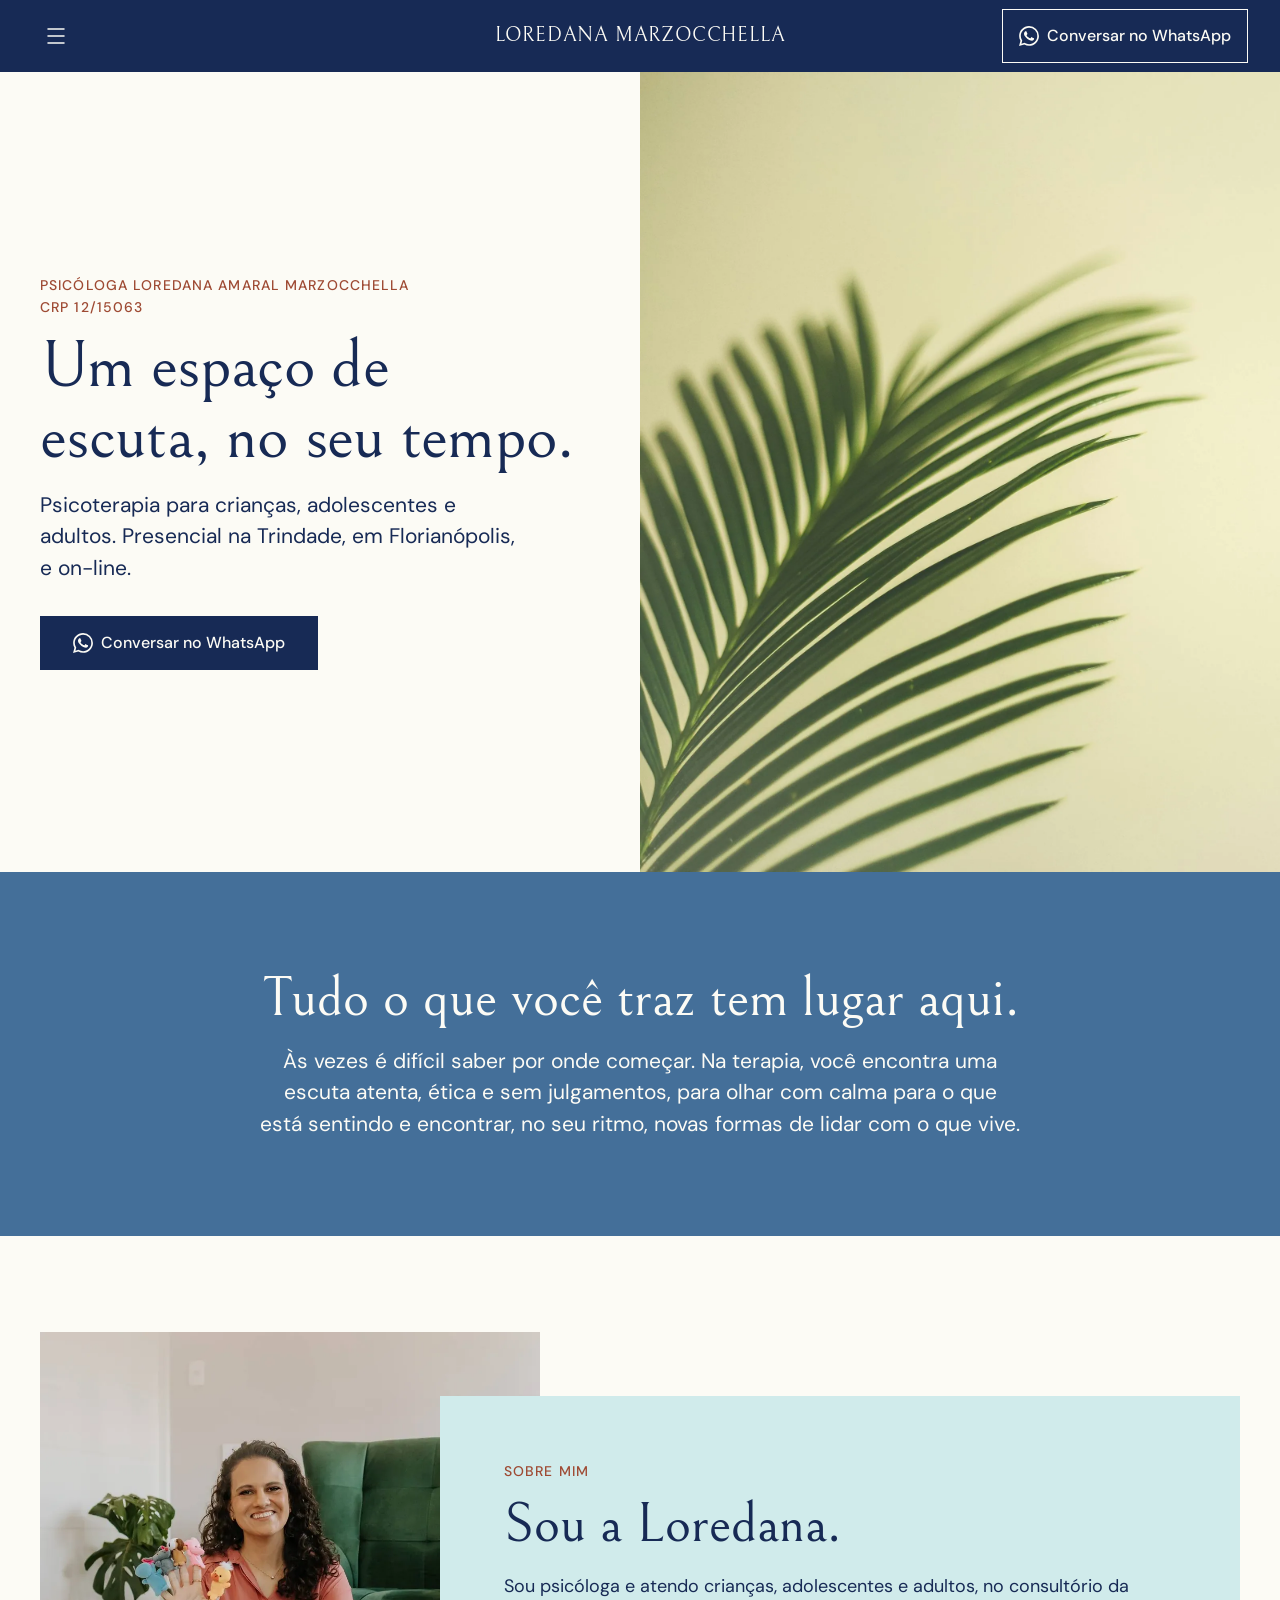
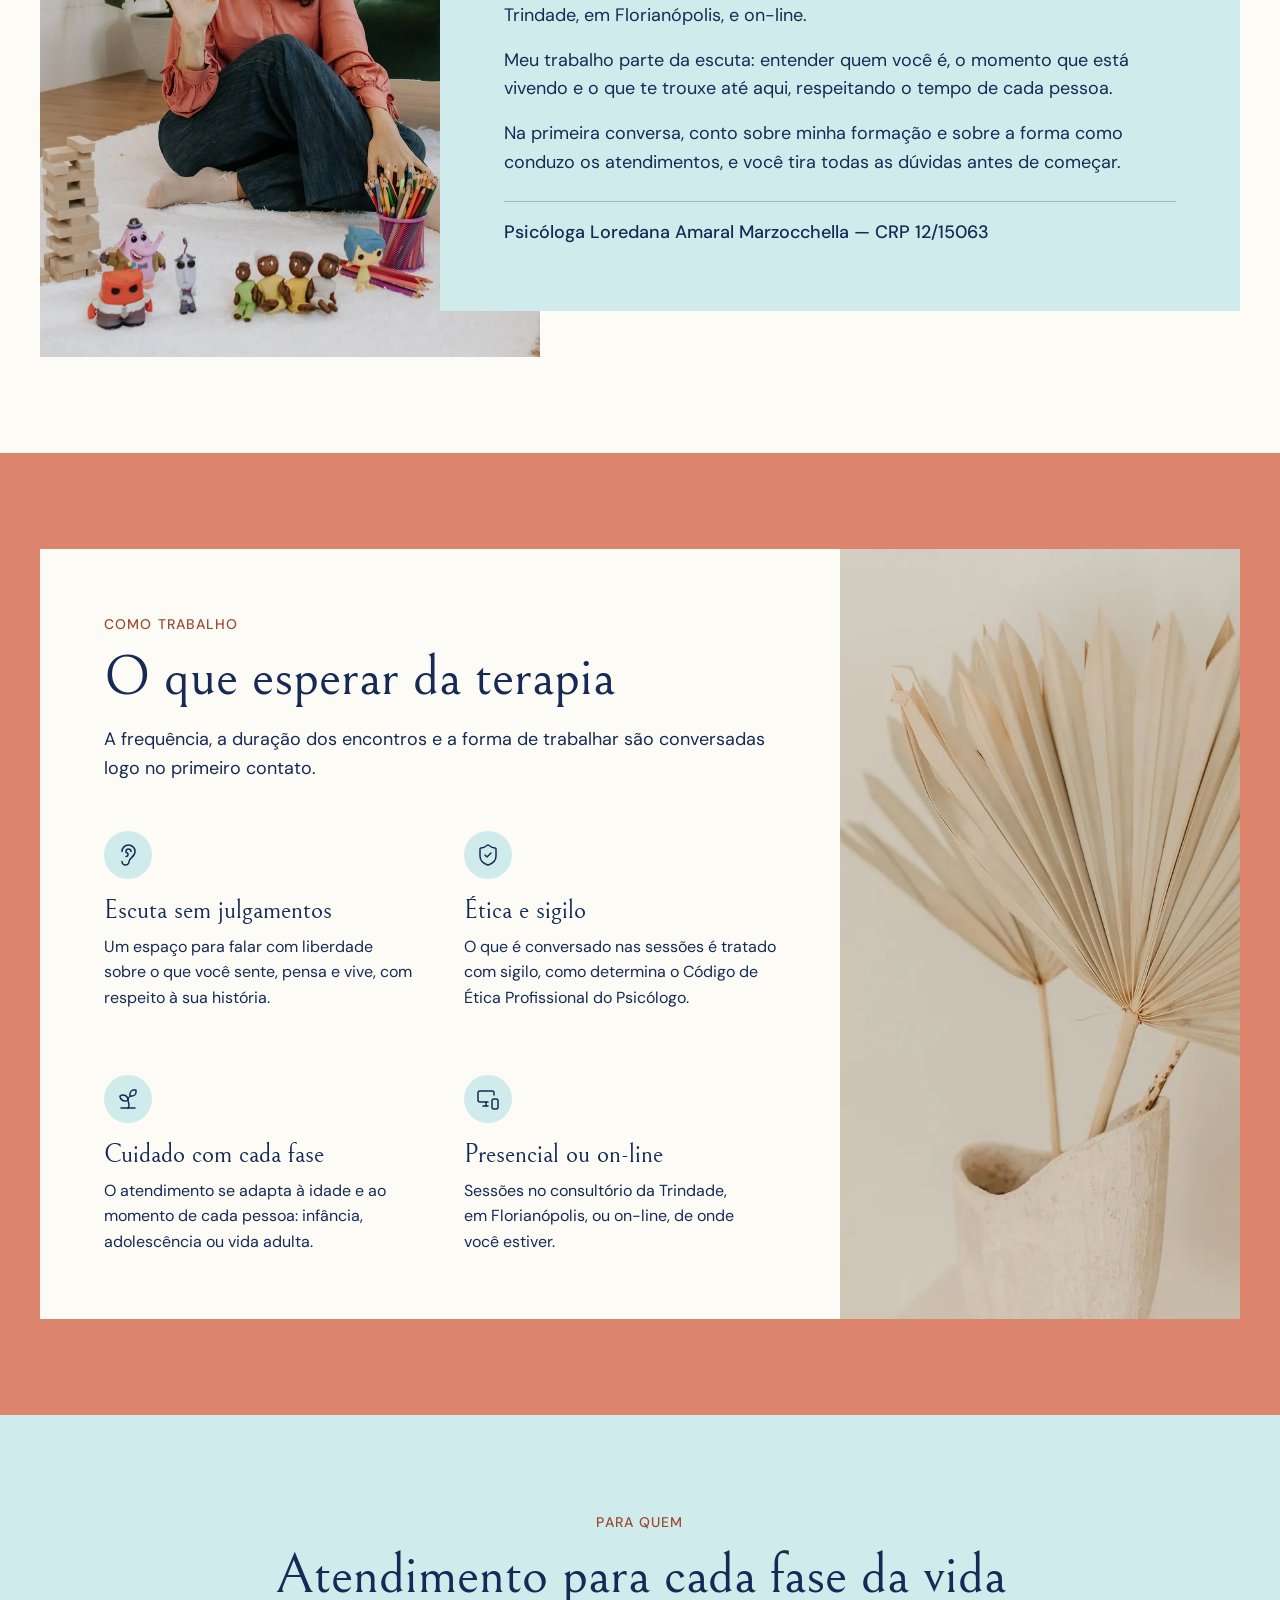
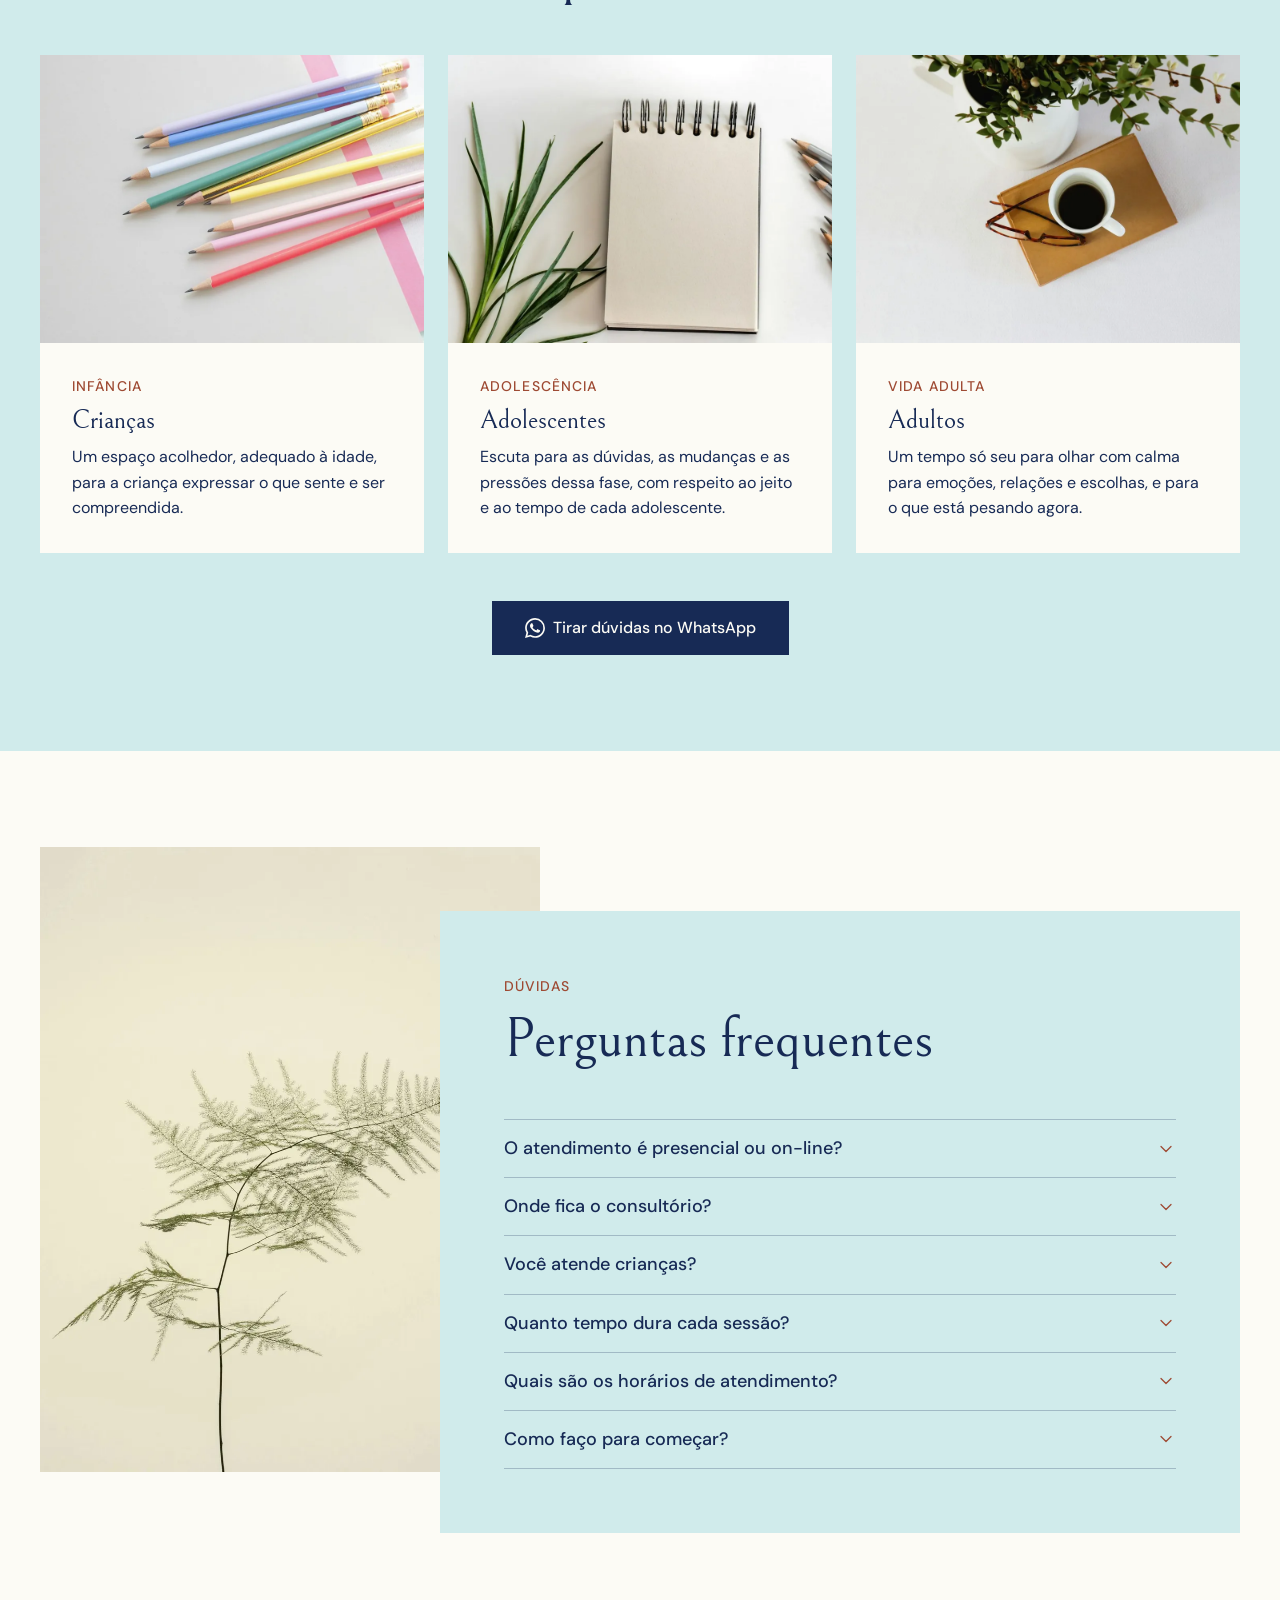
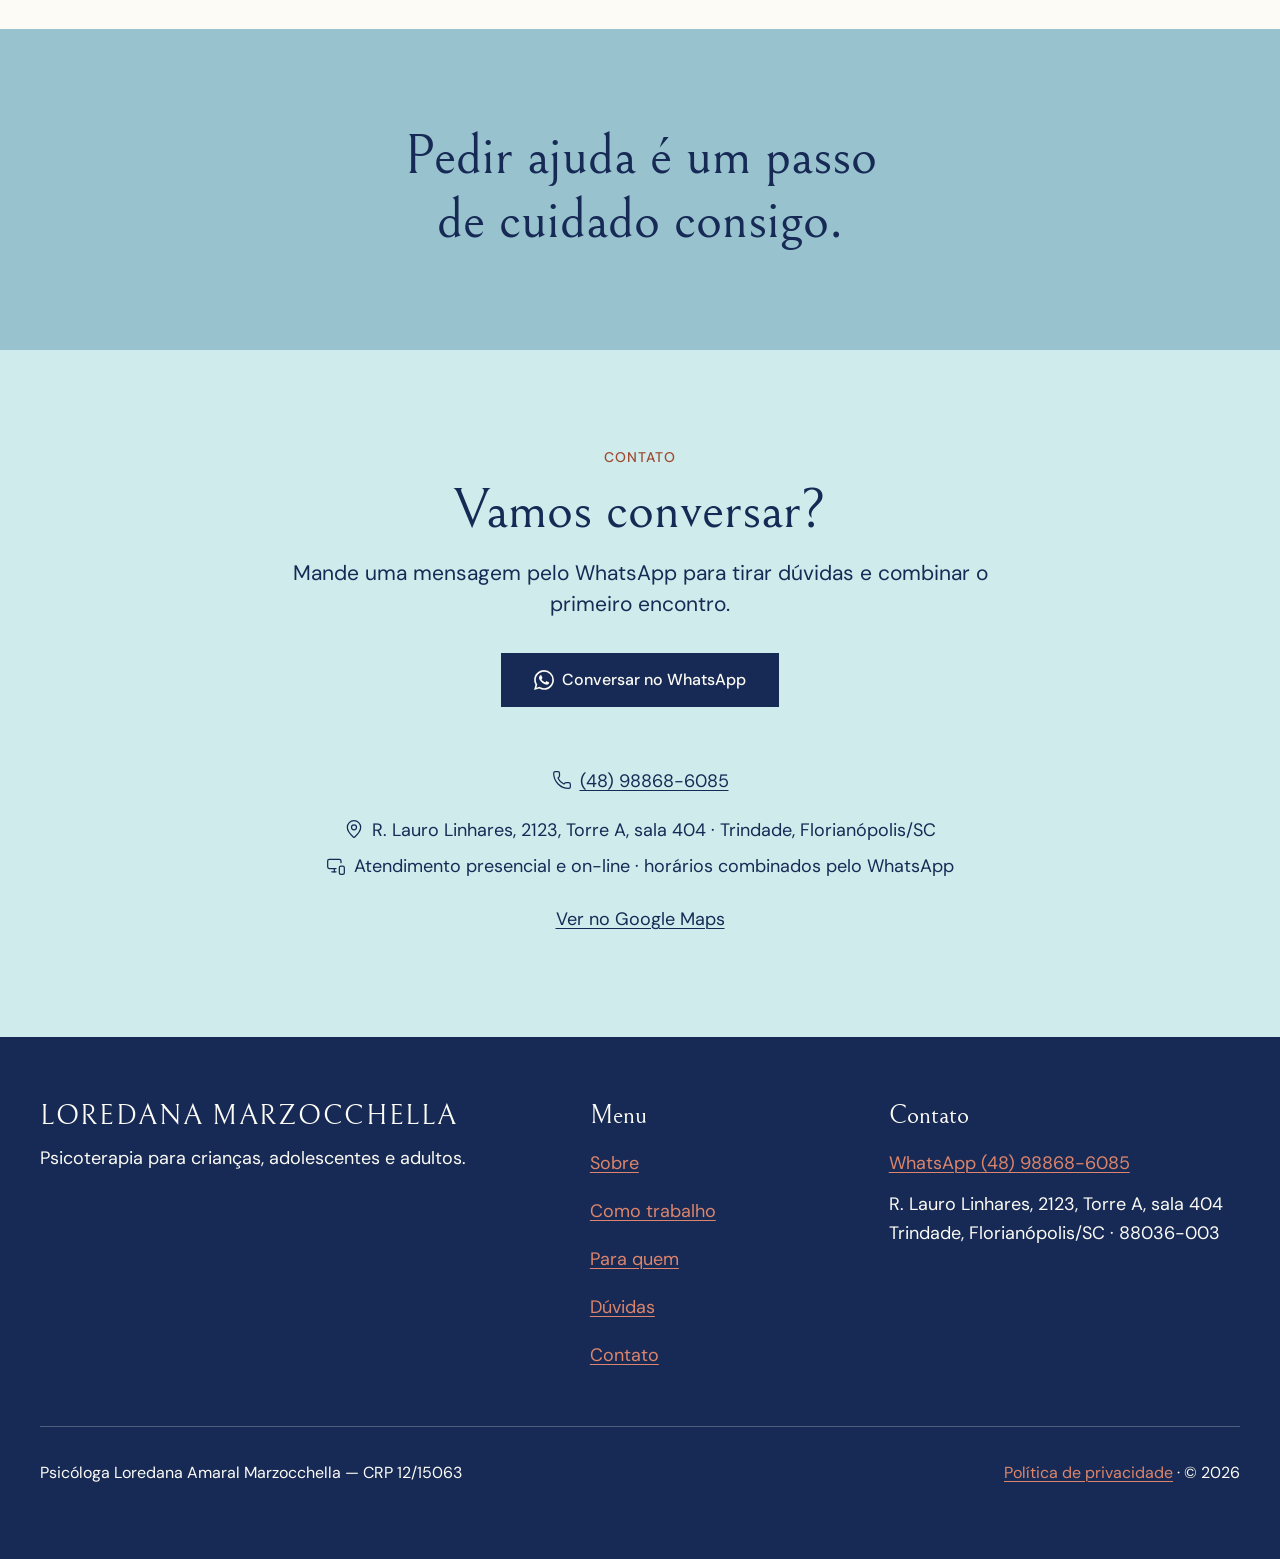
<file: index.html>
<!DOCTYPE html>
<html lang="pt-BR">
<head>
<meta charset="UTF-8">
<meta name="viewport" content="width=device-width, initial-scale=1">
<!-- PRÉ-VENDA: não remover até o Armin fechar a venda -->
<meta name="robots" content="noindex, nofollow">
<title>Psicóloga em Florianópolis | Loredana Marzocchella · CRP 12/15063</title>
<meta name="description" content="Psicóloga Loredana Marzocchella: psicoterapia para crianças, adolescentes e adultos, presencial na Trindade, em Florianópolis, e on-line.">
<meta property="og:title" content="Psicóloga Loredana Marzocchella · Florianópolis · CRP 12/15063">
<meta property="og:description" content="Psicoterapia para crianças, adolescentes e adultos. Presencial na Trindade, em Florianópolis, e on-line.">
<meta property="og:type" content="website">
<meta property="og:locale" content="pt_BR">
<meta property="og:url" content="https://infomediamethods-sys.github.io/loredana-marzocchella-psicologa/">
<meta property="og:image" content="https://infomediamethods-sys.github.io/loredana-marzocchella-psicologa/assets/img/og-loredana-marzocchella.jpg">
<meta property="og:image:width" content="1200">
<meta property="og:image:height" content="630">
<meta property="og:image:alt" content="Loredana Marzocchella, psicóloga na Trindade, Florianópolis, CRP 12/15063, sorrindo no consultório">
<meta name="twitter:card" content="summary_large_image">
<meta name="theme-color" content="#172A55">
<link rel="icon" href="data:image/svg+xml,%3Csvg xmlns='http://www.w3.org/2000/svg' viewBox='0 0 64 64'%3E%3Crect width='64' height='64' fill='%23172A55'/%3E%3Ctext x='32' y='43' font-family='Georgia,serif' font-size='30' text-anchor='middle' fill='%23FCFBF5'%3ELM%3C/text%3E%3C/svg%3E">
<link rel="preconnect" href="https://fonts.googleapis.com">
<link rel="preconnect" href="https://fonts.gstatic.com" crossorigin>
<link href="https://fonts.googleapis.com/css2?family=Bellefair&family=DM+Sans:opsz,wght@9..40,400;9..40,500&display=swap" rel="stylesheet">
<link rel="preload" as="image" media="(max-width: 899px)" imagesrcset="assets/img/heroi-mobile-480.webp 480w, assets/img/heroi-mobile-960.webp 960w" imagesizes="100vw">
<link rel="stylesheet" href="assets/css/base.css">
<link rel="stylesheet" href="assets/css/style.css">
<script type="application/ld+json">
{
  "@context": "https://schema.org",
  "@graph": [
    {
      "@type": "Person",
      "@id": "#loredana",
      "name": "Loredana Amaral Marzocchella",
      "alternateName": "Loredana Marzocchella",
      "jobTitle": "Psicóloga",
      "hasCredential": {
        "@type": "EducationalOccupationalCredential",
        "credentialCategory": "Registro profissional",
        "name": "CRP 12/15063",
        "recognizedBy": { "@type": "Organization", "name": "Conselho Regional de Psicologia da 12ª Região (SC)" }
      },
      "telephone": "+55 48 98868-6085",
      "worksFor": { "@id": "#consultorio" }
    },
    {
      "@type": "ProfessionalService",
      "@id": "#consultorio",
      "name": "Psicóloga Loredana Marzocchella",
      "description": "Psicoterapia para crianças, adolescentes e adultos, presencial e on-line.",
      "telephone": "+55 48 98868-6085",
      "address": {
        "@type": "PostalAddress",
        "streetAddress": "R. Lauro Linhares, 2123, Torre A, sala 404",
        "addressLocality": "Florianópolis",
        "addressRegion": "SC",
        "postalCode": "88036-003",
        "addressCountry": "BR"
      },
      "areaServed": "Florianópolis",
      "founder": { "@id": "#loredana" }
    }
  ]
}
</script>
</head>
<body>
<a class="pular-conteudo" href="#conteudo">Pular para o conteúdo</a>

<header class="cabecalho fundo-escuro" data-header>
  <div class="cabecalho__barra">
    <button class="cabecalho__menu" type="button" data-abrir-menu aria-expanded="false" aria-controls="menu-celular">
      <svg aria-hidden="true" focusable="false" class="icone icone--menu" xmlns="http://www.w3.org/2000/svg" width="24" height="24" viewBox="0 0 24 24" fill="none" stroke="currentColor" stroke-width="1.5" stroke-linecap="round" stroke-linejoin="round" ><path d="M4 5h16" /><path d="M4 12h16" /><path d="M4 19h16" /></svg><span class="sr-only">Abrir menu</span>
    </button>
    <nav class="cabecalho__nav" aria-label="Principal">
      <ul role="list">
        <li><a href="#sobre">Sobre</a></li>
        <li><a href="#como-trabalho">Como trabalho</a></li>
        <li><a href="#para-quem">Para quem</a></li>
        <li><a href="#duvidas">Dúvidas</a></li>
      </ul>
    </nav>
    <a class="cabecalho__marca" href="#conteudo" aria-label="Loredana Marzocchella, início">Loredana Marzocchella</a>
    <a class="botao botao--contorno cabecalho__cta" href="https://wa.me/5548988686085?text=Ol%C3%A1%2C%20Loredana!%20Vi%20seu%20site%20e%20gostaria%20de%20saber%20mais%20sobre%20o%20atendimento." target="_blank" rel="noopener">
      <svg class="icone icone--marca" width="20" height="20" fill="currentColor" aria-hidden="true" focusable="false" role="img" viewBox="0 0 24 24" xmlns="http://www.w3.org/2000/svg"><path d="M17.472 14.382c-.297-.149-1.758-.867-2.03-.967-.273-.099-.471-.148-.67.15-.197.297-.767.966-.94 1.164-.173.199-.347.223-.644.075-.297-.15-1.255-.463-2.39-1.475-.883-.788-1.48-1.761-1.653-2.059-.173-.297-.018-.458.13-.606.134-.133.298-.347.446-.52.149-.174.198-.298.298-.497.099-.198.05-.371-.025-.52-.075-.149-.669-1.612-.916-2.207-.242-.579-.487-.5-.669-.51-.173-.008-.371-.01-.57-.01-.198 0-.52.074-.792.372-.272.297-1.04 1.016-1.04 2.479 0 1.462 1.065 2.875 1.213 3.074.149.198 2.096 3.2 5.077 4.487.709.306 1.262.489 1.694.625.712.227 1.36.195 1.871.118.571-.085 1.758-.719 2.006-1.413.248-.694.248-1.289.173-1.413-.074-.124-.272-.198-.57-.347m-5.421 7.403h-.004a9.87 9.87 0 01-5.031-1.378l-.361-.214-3.741.982.998-3.648-.235-.374a9.86 9.86 0 01-1.51-5.26c.001-5.45 4.436-9.884 9.888-9.884 2.64 0 5.122 1.03 6.988 2.898a9.825 9.825 0 012.893 6.994c-.003 5.45-4.437 9.884-9.885 9.884m8.413-18.297A11.815 11.815 0 0012.05 0C5.495 0 .16 5.335.157 11.892c0 2.096.547 4.142 1.588 5.945L.057 24l6.305-1.654a11.882 11.882 0 005.683 1.448h.005c6.554 0 11.89-5.335 11.893-11.893a11.821 11.821 0 00-3.48-8.413Z"/></svg><span><span class="cabecalho__cta-extra">Conversar no </span>WhatsApp</span>
    </a>
  </div>
</header>
<nav class="menu-celular fundo-escuro" id="menu-celular" aria-hidden="true" aria-label="Menu">
  <button class="menu-celular__fechar" type="button" data-fechar-menu>
    <svg aria-hidden="true" focusable="false" class="icone icone--x" xmlns="http://www.w3.org/2000/svg" width="24" height="24" viewBox="0 0 24 24" fill="none" stroke="currentColor" stroke-width="1.5" stroke-linecap="round" stroke-linejoin="round" ><path d="M18 6 6 18" /><path d="m6 6 12 12" /></svg><span class="sr-only">Fechar menu</span>
  </button>
  <ul role="list">
    <li><a href="#sobre">Sobre</a></li>
    <li><a href="#como-trabalho">Como trabalho</a></li>
    <li><a href="#para-quem">Para quem</a></li>
    <li><a href="#duvidas">Dúvidas</a></li>
    <li><a href="#contato">Contato</a></li>
  </ul>
  <a class="botao botao--claro" href="https://wa.me/5548988686085?text=Ol%C3%A1%2C%20Loredana!%20Vi%20seu%20site%20e%20gostaria%20de%20saber%20mais%20sobre%20o%20atendimento." target="_blank" rel="noopener">
    <svg class="icone icone--marca" width="20" height="20" fill="currentColor" aria-hidden="true" focusable="false" role="img" viewBox="0 0 24 24" xmlns="http://www.w3.org/2000/svg"><path d="M17.472 14.382c-.297-.149-1.758-.867-2.03-.967-.273-.099-.471-.148-.67.15-.197.297-.767.966-.94 1.164-.173.199-.347.223-.644.075-.297-.15-1.255-.463-2.39-1.475-.883-.788-1.48-1.761-1.653-2.059-.173-.297-.018-.458.13-.606.134-.133.298-.347.446-.52.149-.174.198-.298.298-.497.099-.198.05-.371-.025-.52-.075-.149-.669-1.612-.916-2.207-.242-.579-.487-.5-.669-.51-.173-.008-.371-.01-.57-.01-.198 0-.52.074-.792.372-.272.297-1.04 1.016-1.04 2.479 0 1.462 1.065 2.875 1.213 3.074.149.198 2.096 3.2 5.077 4.487.709.306 1.262.489 1.694.625.712.227 1.36.195 1.871.118.571-.085 1.758-.719 2.006-1.413.248-.694.248-1.289.173-1.413-.074-.124-.272-.198-.57-.347m-5.421 7.403h-.004a9.87 9.87 0 01-5.031-1.378l-.361-.214-3.741.982.998-3.648-.235-.374a9.86 9.86 0 01-1.51-5.26c.001-5.45 4.436-9.884 9.888-9.884 2.64 0 5.122 1.03 6.988 2.898a9.825 9.825 0 012.893 6.994c-.003 5.45-4.437 9.884-9.885 9.884m8.413-18.297A11.815 11.815 0 0012.05 0C5.495 0 .16 5.335.157 11.892c0 2.096.547 4.142 1.588 5.945L.057 24l6.305-1.654a11.882 11.882 0 005.683 1.448h.005c6.554 0 11.89-5.335 11.893-11.893a11.821 11.821 0 00-3.48-8.413Z"/></svg>Conversar no WhatsApp
  </a>
</nav>

<main id="conteudo">
  <section class="heroi" data-heroi aria-labelledby="titulo-heroi">
    <div class="heroi__texto">
      <p class="rotulo">Psicóloga Loredana Amaral Marzocchella <span class="rotulo__sep">· </span><span class="crp">CRP 12/15063</span></p>
      <h1 id="titulo-heroi">Um espaço de escuta, no seu tempo.</h1>
      <p class="lead">Psicoterapia para crianças, adolescentes e adultos. Presencial na Trindade, em Florianópolis, e on-line.</p>
      <a class="botao" href="https://wa.me/5548988686085?text=Ol%C3%A1%2C%20Loredana!%20Vi%20seu%20site%20e%20gostaria%20de%20saber%20mais%20sobre%20o%20atendimento." target="_blank" rel="noopener">
        <svg class="icone icone--marca" width="20" height="20" fill="currentColor" aria-hidden="true" focusable="false" role="img" viewBox="0 0 24 24" xmlns="http://www.w3.org/2000/svg"><path d="M17.472 14.382c-.297-.149-1.758-.867-2.03-.967-.273-.099-.471-.148-.67.15-.197.297-.767.966-.94 1.164-.173.199-.347.223-.644.075-.297-.15-1.255-.463-2.39-1.475-.883-.788-1.48-1.761-1.653-2.059-.173-.297-.018-.458.13-.606.134-.133.298-.347.446-.52.149-.174.198-.298.298-.497.099-.198.05-.371-.025-.52-.075-.149-.669-1.612-.916-2.207-.242-.579-.487-.5-.669-.51-.173-.008-.371-.01-.57-.01-.198 0-.52.074-.792.372-.272.297-1.04 1.016-1.04 2.479 0 1.462 1.065 2.875 1.213 3.074.149.198 2.096 3.2 5.077 4.487.709.306 1.262.489 1.694.625.712.227 1.36.195 1.871.118.571-.085 1.758-.719 2.006-1.413.248-.694.248-1.289.173-1.413-.074-.124-.272-.198-.57-.347m-5.421 7.403h-.004a9.87 9.87 0 01-5.031-1.378l-.361-.214-3.741.982.998-3.648-.235-.374a9.86 9.86 0 01-1.51-5.26c.001-5.45 4.436-9.884 9.888-9.884 2.64 0 5.122 1.03 6.988 2.898a9.825 9.825 0 012.893 6.994c-.003 5.45-4.437 9.884-9.885 9.884m8.413-18.297A11.815 11.815 0 0012.05 0C5.495 0 .16 5.335.157 11.892c0 2.096.547 4.142 1.588 5.945L.057 24l6.305-1.654a11.882 11.882 0 005.683 1.448h.005c6.554 0 11.89-5.335 11.893-11.893a11.821 11.821 0 00-3.48-8.413Z"/></svg>Conversar no WhatsApp
      </a>
    </div>
    <div class="heroi__midia midia proporcao-heroi">
      <picture>
  <source type="image/webp" media="(max-width: 899px)" srcset="assets/img/heroi-mobile-480.webp 480w, assets/img/heroi-mobile-960.webp 960w" sizes="100vw">
  <source type="image/webp" srcset="assets/img/heroi-mobile-960.webp 960w, assets/img/heroi-mobile-1600.webp 1600w" sizes="100vw">
  <img src="assets/img/heroi-mobile-960.jpg" width="1600" height="2000" alt="Folha de palmeira contra uma parede creme, em luz suave" decoding="async" fetchpriority="high">
</picture>
    </div>
  </section>

  <section class="secao faixa fundo-escuro" aria-labelledby="titulo-faixa">
    <div class="container--estreito faixa__conteudo revelar">
      <h2 id="titulo-faixa">Tudo o que você traz tem lugar aqui.</h2>
      <p class="lead">Às vezes é difícil saber por onde começar. Na terapia, você encontra uma escuta atenta, ética e sem julgamentos, para olhar com calma para o que está sentindo e encontrar, no seu ritmo, novas formas de lidar com o que vive.</p>
    </div>
  </section>

  <section class="secao sobre" id="sobre" aria-labelledby="titulo-sobre">
    <div class="container sobre__grade">
      <div class="sobre__retrato midia proporcao-retrato revelar">
        <picture>
  <source type="image/webp" media="(max-width: 899px)" srcset="assets/img/sobre-loredana-480.webp 480w, assets/img/sobre-loredana-960.webp 960w" sizes="100vw">
  <source type="image/webp" srcset="assets/img/sobre-loredana-960.webp 960w" sizes="50vw">
  <img src="assets/img/sobre-loredana-960.jpg" width="1200" height="1500" alt="Loredana Marzocchella sorrindo, sentada no tapete do consultório com fantoches de dedo, lápis de cor e brinquedos" decoding="async">
</picture>
      </div>
      <div class="sobre__card revelar">
        <p class="rotulo">Sobre mim</p>
        <h2 id="titulo-sobre">Sou a Loredana.</h2>
        <p>Sou psicóloga e atendo crianças, adolescentes e adultos, no consultório da Trindade, em Florianópolis, e on-line.</p>
        <p>Meu trabalho parte da escuta: entender quem você é, o momento que está vivendo e o que te trouxe até aqui, respeitando o tempo de cada pessoa.</p>
        <p>Na primeira conversa, conto sobre minha formação e sobre a forma como conduzo os atendimentos, e você tira todas as dúvidas antes de começar.</p>
        <p class="sobre__registro">Psicóloga Loredana Amaral Marzocchella <span class="rotulo__sep">— </span><span class="crp">CRP 12/15063</span></p>
      </div>
    </div>
  </section>

  <section class="secao trabalho" id="como-trabalho" aria-labelledby="titulo-trabalho">
    <div class="container trabalho__grade">
      <div class="trabalho__card revelar">
        <p class="rotulo">Como trabalho</p>
        <h2 id="titulo-trabalho">O que esperar da terapia</h2>
        <p class="trabalho__apoio">A frequência, a duração dos encontros e a forma de trabalhar são conversadas logo no primeiro contato.</p>
        <ul class="trabalho__itens" role="list">
          <li class="item">
            <span class="icone-circulo"><svg aria-hidden="true" focusable="false" class="icone icone--ear" xmlns="http://www.w3.org/2000/svg" width="24" height="24" viewBox="0 0 24 24" fill="none" stroke="currentColor" stroke-width="1.5" stroke-linecap="round" stroke-linejoin="round" ><path d="M6 8.5a6.5 6.5 0 1 1 13 0c0 6-6 6-6 10a3.5 3.5 0 1 1-7 0" /><path d="M15 8.5a2.5 2.5 0 0 0-5 0v1a2 2 0 1 1 0 4" /></svg></span>
            <h3 class="h4">Escuta sem julgamentos</h3>
            <p>Um espaço para falar com liberdade sobre o que você sente, pensa e vive, com respeito à sua história.</p>
          </li>
          <li class="item">
            <span class="icone-circulo"><svg aria-hidden="true" focusable="false" class="icone icone--shield-check" xmlns="http://www.w3.org/2000/svg" width="24" height="24" viewBox="0 0 24 24" fill="none" stroke="currentColor" stroke-width="1.5" stroke-linecap="round" stroke-linejoin="round" ><path d="M20 13c0 5-3.5 7.5-7.66 8.95a1 1 0 0 1-.67-.01C7.5 20.5 4 18 4 13V6a1 1 0 0 1 1-1c2 0 4.5-1.2 6.24-2.72a1.17 1.17 0 0 1 1.52 0C14.51 3.81 17 5 19 5a1 1 0 0 1 1 1z" /><path d="m9 12 2 2 4-4" /></svg></span>
            <h3 class="h4">Ética e sigilo</h3>
            <p>O que é conversado nas sessões é tratado com sigilo, como determina o Código de Ética Profissional do Psicólogo.</p>
          </li>
          <li class="item">
            <span class="icone-circulo"><svg aria-hidden="true" focusable="false" class="icone icone--sprout" xmlns="http://www.w3.org/2000/svg" width="24" height="24" viewBox="0 0 24 24" fill="none" stroke="currentColor" stroke-width="1.5" stroke-linecap="round" stroke-linejoin="round" ><path d="M14 9.536V7a4 4 0 0 1 4-4h1.5a.5.5 0 0 1 .5.5V5a4 4 0 0 1-4 4 4 4 0 0 0-4 4c0 2 1 3 1 5a5 5 0 0 1-1 3" /><path d="M4 9a5 5 0 0 1 8 4 5 5 0 0 1-8-4" /><path d="M5 21h14" /></svg></span>
            <h3 class="h4">Cuidado com cada fase</h3>
            <p>O atendimento se adapta à idade e ao momento de cada pessoa: infância, adolescência ou vida adulta.</p>
          </li>
          <li class="item">
            <span class="icone-circulo"><svg aria-hidden="true" focusable="false" class="icone icone--monitor-smartphone" xmlns="http://www.w3.org/2000/svg" width="24" height="24" viewBox="0 0 24 24" fill="none" stroke="currentColor" stroke-width="1.5" stroke-linecap="round" stroke-linejoin="round" ><path d="M18 8V6a2 2 0 0 0-2-2H4a2 2 0 0 0-2 2v7a2 2 0 0 0 2 2h8" /><path d="M10 19v-3.96 3.15" /><path d="M7 19h5" /><rect width="6" height="10" x="16" y="12" rx="2" /></svg></span>
            <h3 class="h4">Presencial ou on-line</h3>
            <p>Sessões no consultório da Trindade, em Florianópolis, ou on-line, de onde você estiver.</p>
          </li>
        </ul>
      </div>
      <div class="trabalho__midia midia revelar">
        <picture>
  <source type="image/webp" media="(max-width: 899px)" srcset="assets/img/esperar-480.webp 480w, assets/img/esperar-960.webp 960w" sizes="100vw">
  <source type="image/webp" srcset="assets/img/esperar-960.webp 960w" sizes="50vw">
  <img src="assets/img/esperar-960.jpg" width="1200" height="1500" alt="Folhas secas de palmeira em um vaso de cerâmica crua" decoding="async">
</picture>
      </div>
    </div>
  </section>

  <section class="secao publico" id="para-quem" aria-labelledby="titulo-publico">
    <div class="container">
      <div class="publico__topo revelar">
        <p class="rotulo">Para quem</p>
        <h2 id="titulo-publico">Atendimento para cada fase da vida</h2>
      </div>
      <ul class="publico__cards" role="list">
        <li class="card revelar">
          <div class="card__midia midia proporcao-card">
            <picture>
  <source type="image/webp" media="(max-width: 899px)" srcset="assets/img/publico-criancas-480.webp 480w, assets/img/publico-criancas-960.webp 960w" sizes="100vw">
  <source type="image/webp" srcset="assets/img/publico-criancas-960.webp 960w" sizes="50vw">
  <img src="assets/img/publico-criancas-960.jpg" width="1200" height="900" alt="Lápis de cor em tons pastel" decoding="async" loading="lazy">
</picture>
          </div>
          <div class="card__corpo">
            <p class="rotulo">Infância</p>
            <h3 class="h4">Crianças</h3>
            <p>Um espaço acolhedor, adequado à idade, para a criança expressar o que sente e ser compreendida.</p>
          </div>
        </li>
        <li class="card revelar">
          <div class="card__midia midia proporcao-card">
            <picture>
  <source type="image/webp" media="(max-width: 899px)" srcset="assets/img/publico-adolescentes-480.webp 480w, assets/img/publico-adolescentes-960.webp 960w" sizes="100vw">
  <source type="image/webp" srcset="assets/img/publico-adolescentes-960.webp 960w" sizes="50vw">
  <img src="assets/img/publico-adolescentes-960.jpg" width="1200" height="900" alt="Caderno espiral, folhas verdes e pontas de lápis sobre fundo claro" decoding="async" loading="lazy">
</picture>
          </div>
          <div class="card__corpo">
            <p class="rotulo">Adolescência</p>
            <h3 class="h4">Adolescentes</h3>
            <p>Escuta para as dúvidas, as mudanças e as pressões dessa fase, com respeito ao jeito e ao tempo de cada adolescente.</p>
          </div>
        </li>
        <li class="card revelar">
          <div class="card__midia midia proporcao-card">
            <picture>
  <source type="image/webp" media="(max-width: 899px)" srcset="assets/img/publico-adultos-480.webp 480w, assets/img/publico-adultos-960.webp 960w" sizes="100vw">
  <source type="image/webp" srcset="assets/img/publico-adultos-960.webp 960w" sizes="50vw">
  <img src="assets/img/publico-adultos-960.jpg" width="1200" height="900" alt="Xícara de café, óculos, livro e uma planta em vaso" decoding="async" loading="lazy">
</picture>
          </div>
          <div class="card__corpo">
            <p class="rotulo">Vida adulta</p>
            <h3 class="h4">Adultos</h3>
            <p>Um tempo só seu para olhar com calma para emoções, relações e escolhas, e para o que está pesando agora.</p>
          </div>
        </li>
      </ul>
      <div class="publico__acao revelar">
        <a class="botao" href="https://wa.me/5548988686085?text=Ol%C3%A1%2C%20Loredana!%20Vi%20seu%20site%20e%20gostaria%20de%20tirar%20algumas%20d%C3%BAvidas%20antes%20de%20agendar." target="_blank" rel="noopener">
          <svg class="icone icone--marca" width="20" height="20" fill="currentColor" aria-hidden="true" focusable="false" role="img" viewBox="0 0 24 24" xmlns="http://www.w3.org/2000/svg"><path d="M17.472 14.382c-.297-.149-1.758-.867-2.03-.967-.273-.099-.471-.148-.67.15-.197.297-.767.966-.94 1.164-.173.199-.347.223-.644.075-.297-.15-1.255-.463-2.39-1.475-.883-.788-1.48-1.761-1.653-2.059-.173-.297-.018-.458.13-.606.134-.133.298-.347.446-.52.149-.174.198-.298.298-.497.099-.198.05-.371-.025-.52-.075-.149-.669-1.612-.916-2.207-.242-.579-.487-.5-.669-.51-.173-.008-.371-.01-.57-.01-.198 0-.52.074-.792.372-.272.297-1.04 1.016-1.04 2.479 0 1.462 1.065 2.875 1.213 3.074.149.198 2.096 3.2 5.077 4.487.709.306 1.262.489 1.694.625.712.227 1.36.195 1.871.118.571-.085 1.758-.719 2.006-1.413.248-.694.248-1.289.173-1.413-.074-.124-.272-.198-.57-.347m-5.421 7.403h-.004a9.87 9.87 0 01-5.031-1.378l-.361-.214-3.741.982.998-3.648-.235-.374a9.86 9.86 0 01-1.51-5.26c.001-5.45 4.436-9.884 9.888-9.884 2.64 0 5.122 1.03 6.988 2.898a9.825 9.825 0 012.893 6.994c-.003 5.45-4.437 9.884-9.885 9.884m8.413-18.297A11.815 11.815 0 0012.05 0C5.495 0 .16 5.335.157 11.892c0 2.096.547 4.142 1.588 5.945L.057 24l6.305-1.654a11.882 11.882 0 005.683 1.448h.005c6.554 0 11.89-5.335 11.893-11.893a11.821 11.821 0 00-3.48-8.413Z"/></svg>Tirar dúvidas no WhatsApp
        </a>
      </div>
    </div>
  </section>

  <section class="secao duvidas" id="duvidas" aria-labelledby="titulo-duvidas">
    <div class="container duvidas__grade">
      <div class="duvidas__midia midia revelar">
        <picture>
  <source type="image/webp" media="(max-width: 899px)" srcset="assets/img/duvidas-480.webp 480w, assets/img/duvidas-960.webp 960w" sizes="100vw">
  <source type="image/webp" srcset="assets/img/duvidas-960.webp 960w" sizes="50vw">
  <img src="assets/img/duvidas-960.jpg" width="1200" height="1500" alt="Ramo de aspargo-samambaia sobre fundo claro" decoding="async" loading="lazy">
</picture>
      </div>
      <div class="duvidas__card revelar">
        <p class="rotulo">Dúvidas</p>
        <h2 id="titulo-duvidas">Perguntas frequentes</h2>
        <div class="acordeao">
          <details>
            <summary>O atendimento é presencial ou on-line?<svg aria-hidden="true" focusable="false" class="icone icone--chevron-down" xmlns="http://www.w3.org/2000/svg" width="20" height="20" viewBox="0 0 24 24" fill="none" stroke="currentColor" stroke-width="1.5" stroke-linecap="round" stroke-linejoin="round" ><path d="m6 9 6 6 6-6" /></svg></summary>
            <p>Os dois. O presencial é no consultório da Trindade, em Florianópolis. O on-line é feito a distância, de onde você estiver.</p>
          </details>
          <details>
            <summary>Onde fica o consultório?<svg aria-hidden="true" focusable="false" class="icone icone--chevron-down" xmlns="http://www.w3.org/2000/svg" width="20" height="20" viewBox="0 0 24 24" fill="none" stroke="currentColor" stroke-width="1.5" stroke-linecap="round" stroke-linejoin="round" ><path d="m6 9 6 6 6-6" /></svg></summary>
            <p>Na Rua Lauro Linhares, 2123, Torre A, sala 404, no bairro Trindade, em Florianópolis/SC. <a href="https://www.google.com/maps/search/?api=1&amp;query=Psic%C3%B3loga%20Loredana%20Marzocchella&amp;query_place_id=ChIJ_0gYUjM5J5UR94pvNhBhl1Y" target="_blank" rel="noopener">Ver no Google Maps</a></p>
          </details>
          <details>
            <summary>Você atende crianças?<svg aria-hidden="true" focusable="false" class="icone icone--chevron-down" xmlns="http://www.w3.org/2000/svg" width="20" height="20" viewBox="0 0 24 24" fill="none" stroke="currentColor" stroke-width="1.5" stroke-linecap="round" stroke-linejoin="round" ><path d="m6 9 6 6 6-6" /></svg></summary>
            <p>Sim, atendo crianças, adolescentes e adultos. Para saber se o atendimento é indicado para a idade e o momento do seu filho ou filha, mande uma mensagem pelo WhatsApp.</p>
          </details>
          <details>
            <summary>Quanto tempo dura cada sessão?<svg aria-hidden="true" focusable="false" class="icone icone--chevron-down" xmlns="http://www.w3.org/2000/svg" width="20" height="20" viewBox="0 0 24 24" fill="none" stroke="currentColor" stroke-width="1.5" stroke-linecap="round" stroke-linejoin="round" ><path d="m6 9 6 6 6-6" /></svg></summary>
            <p>A duração e a frequência dos encontros são combinadas no início do processo, de acordo com cada caso.</p>
          </details>
          <details>
            <summary>Quais são os horários de atendimento?<svg aria-hidden="true" focusable="false" class="icone icone--chevron-down" xmlns="http://www.w3.org/2000/svg" width="20" height="20" viewBox="0 0 24 24" fill="none" stroke="currentColor" stroke-width="1.5" stroke-linecap="round" stroke-linejoin="round" ><path d="m6 9 6 6 6-6" /></svg></summary>
            <p>Os horários são combinados pelo WhatsApp, de acordo com a agenda disponível.</p>
          </details>
          <details>
            <summary>Como faço para começar?<svg aria-hidden="true" focusable="false" class="icone icone--chevron-down" xmlns="http://www.w3.org/2000/svg" width="20" height="20" viewBox="0 0 24 24" fill="none" stroke="currentColor" stroke-width="1.5" stroke-linecap="round" stroke-linejoin="round" ><path d="m6 9 6 6 6-6" /></svg></summary>
            <p>Mande uma mensagem pelo WhatsApp. Por lá você tira suas dúvidas e combina o primeiro encontro.</p>
          </details>
        </div>
      </div>
    </div>
  </section>

  <section class="secao frase" aria-label="Frase">
    <div class="container--estreito revelar">
      <p class="frase__texto">Pedir ajuda é um passo de cuidado consigo.</p>
    </div>
  </section>

  <section class="secao contato" id="contato" aria-labelledby="titulo-contato">
    <div class="container--estreito contato__conteudo revelar">
      <p class="rotulo">Contato</p>
      <h2 id="titulo-contato">Vamos conversar?</h2>
      <p class="lead">Mande uma mensagem pelo WhatsApp para tirar dúvidas e combinar o primeiro encontro.</p>
      <a class="botao" href="https://wa.me/5548988686085?text=Ol%C3%A1%2C%20Loredana!%20Vi%20seu%20site%20e%20gostaria%20de%20saber%20mais%20sobre%20o%20atendimento." target="_blank" rel="noopener">
        <svg class="icone icone--marca" width="20" height="20" fill="currentColor" aria-hidden="true" focusable="false" role="img" viewBox="0 0 24 24" xmlns="http://www.w3.org/2000/svg"><path d="M17.472 14.382c-.297-.149-1.758-.867-2.03-.967-.273-.099-.471-.148-.67.15-.197.297-.767.966-.94 1.164-.173.199-.347.223-.644.075-.297-.15-1.255-.463-2.39-1.475-.883-.788-1.48-1.761-1.653-2.059-.173-.297-.018-.458.13-.606.134-.133.298-.347.446-.52.149-.174.198-.298.298-.497.099-.198.05-.371-.025-.52-.075-.149-.669-1.612-.916-2.207-.242-.579-.487-.5-.669-.51-.173-.008-.371-.01-.57-.01-.198 0-.52.074-.792.372-.272.297-1.04 1.016-1.04 2.479 0 1.462 1.065 2.875 1.213 3.074.149.198 2.096 3.2 5.077 4.487.709.306 1.262.489 1.694.625.712.227 1.36.195 1.871.118.571-.085 1.758-.719 2.006-1.413.248-.694.248-1.289.173-1.413-.074-.124-.272-.198-.57-.347m-5.421 7.403h-.004a9.87 9.87 0 01-5.031-1.378l-.361-.214-3.741.982.998-3.648-.235-.374a9.86 9.86 0 01-1.51-5.26c.001-5.45 4.436-9.884 9.888-9.884 2.64 0 5.122 1.03 6.988 2.898a9.825 9.825 0 012.893 6.994c-.003 5.45-4.437 9.884-9.885 9.884m8.413-18.297A11.815 11.815 0 0012.05 0C5.495 0 .16 5.335.157 11.892c0 2.096.547 4.142 1.588 5.945L.057 24l6.305-1.654a11.882 11.882 0 005.683 1.448h.005c6.554 0 11.89-5.335 11.893-11.893a11.821 11.821 0 00-3.48-8.413Z"/></svg>Conversar no WhatsApp
      </a>
      <ul class="contato__lista" role="list">
        <li><svg aria-hidden="true" focusable="false" class="icone icone--phone" xmlns="http://www.w3.org/2000/svg" width="20" height="20" viewBox="0 0 24 24" fill="none" stroke="currentColor" stroke-width="1.5" stroke-linecap="round" stroke-linejoin="round" ><path d="M13.832 16.568a1 1 0 0 0 1.213-.303l.355-.465A2 2 0 0 1 17 15h3a2 2 0 0 1 2 2v3a2 2 0 0 1-2 2A18 18 0 0 1 2 4a2 2 0 0 1 2-2h3a2 2 0 0 1 2 2v3a2 2 0 0 1-.8 1.6l-.468.351a1 1 0 0 0-.292 1.233 14 14 0 0 0 6.392 6.384" /></svg><a href="tel:+5548988686085">(48) 98868-6085</a></li>
        <li><svg aria-hidden="true" focusable="false" class="icone icone--map-pin" xmlns="http://www.w3.org/2000/svg" width="20" height="20" viewBox="0 0 24 24" fill="none" stroke="currentColor" stroke-width="1.5" stroke-linecap="round" stroke-linejoin="round" ><path d="M20 10c0 4.993-5.539 10.193-7.399 11.799a1 1 0 0 1-1.202 0C9.539 20.193 4 14.993 4 10a8 8 0 0 1 16 0" /><circle cx="12" cy="10" r="3" /></svg><span>R. Lauro Linhares, 2123, Torre A, <span class="sem-quebra">sala 404</span> · Trindade, Florianópolis/SC</span></li>
        <li><svg aria-hidden="true" focusable="false" class="icone icone--monitor-smartphone" xmlns="http://www.w3.org/2000/svg" width="20" height="20" viewBox="0 0 24 24" fill="none" stroke="currentColor" stroke-width="1.5" stroke-linecap="round" stroke-linejoin="round" ><path d="M18 8V6a2 2 0 0 0-2-2H4a2 2 0 0 0-2 2v7a2 2 0 0 0 2 2h8" /><path d="M10 19v-3.96 3.15" /><path d="M7 19h5" /><rect width="6" height="10" x="16" y="12" rx="2" /></svg><span>Atendimento presencial e on-line · horários combinados pelo WhatsApp</span></li>
      </ul>
      <a class="link" href="https://www.google.com/maps/search/?api=1&amp;query=Psic%C3%B3loga%20Loredana%20Marzocchella&amp;query_place_id=ChIJ_0gYUjM5J5UR94pvNhBhl1Y" target="_blank" rel="noopener">Ver no Google Maps</a>
    </div>
  </section>
</main>

<footer class="rodape fundo-escuro">
  <div class="container rodape__grade">
    <div>
      <p class="rodape__marca">Loredana Marzocchella</p>
      <p>Psicoterapia para crianças, adolescentes e adultos.</p>
    </div>
    <nav aria-label="Rodapé">
      <h2 class="rodape__titulo">Menu</h2>
      <ul role="list">
        <li><a href="#sobre">Sobre</a></li>
        <li><a href="#como-trabalho">Como trabalho</a></li>
        <li><a href="#para-quem">Para quem</a></li>
        <li><a href="#duvidas">Dúvidas</a></li>
        <li><a href="#contato">Contato</a></li>
      </ul>
    </nav>
    <div>
      <h2 class="rodape__titulo">Contato</h2>
      <ul role="list">
        <li><a href="https://wa.me/5548988686085?text=Ol%C3%A1%2C%20Loredana!%20Vi%20seu%20site%20e%20gostaria%20de%20saber%20mais%20sobre%20o%20atendimento." target="_blank" rel="noopener">WhatsApp (48) 98868-6085</a></li>
        <li>R. Lauro Linhares, 2123, Torre A, <span class="sem-quebra">sala 404</span><br>Trindade, Florianópolis/SC · <span class="sem-quebra">88036-003</span></li>
      </ul>
    </div>
  </div>
  <div class="container rodape__final">
    <p>Psicóloga Loredana Amaral Marzocchella <span class="rotulo__sep">— </span><span class="crp">CRP 12/15063</span></p>
    <p><a href="politica-de-privacidade.html">Política de privacidade</a> · © 2026</p>
  </div>
</footer>

<a class="whatsapp-fixo" href="https://wa.me/5548988686085?text=Ol%C3%A1%2C%20Loredana!%20Vi%20seu%20site%20e%20gostaria%20de%20saber%20mais%20sobre%20o%20atendimento." target="_blank" rel="noopener"><svg class="icone icone--marca" width="20" height="20" fill="currentColor" aria-hidden="true" focusable="false" role="img" viewBox="0 0 24 24" xmlns="http://www.w3.org/2000/svg"><path d="M17.472 14.382c-.297-.149-1.758-.867-2.03-.967-.273-.099-.471-.148-.67.15-.197.297-.767.966-.94 1.164-.173.199-.347.223-.644.075-.297-.15-1.255-.463-2.39-1.475-.883-.788-1.48-1.761-1.653-2.059-.173-.297-.018-.458.13-.606.134-.133.298-.347.446-.52.149-.174.198-.298.298-.497.099-.198.05-.371-.025-.52-.075-.149-.669-1.612-.916-2.207-.242-.579-.487-.5-.669-.51-.173-.008-.371-.01-.57-.01-.198 0-.52.074-.792.372-.272.297-1.04 1.016-1.04 2.479 0 1.462 1.065 2.875 1.213 3.074.149.198 2.096 3.2 5.077 4.487.709.306 1.262.489 1.694.625.712.227 1.36.195 1.871.118.571-.085 1.758-.719 2.006-1.413.248-.694.248-1.289.173-1.413-.074-.124-.272-.198-.57-.347m-5.421 7.403h-.004a9.87 9.87 0 01-5.031-1.378l-.361-.214-3.741.982.998-3.648-.235-.374a9.86 9.86 0 01-1.51-5.26c.001-5.45 4.436-9.884 9.888-9.884 2.64 0 5.122 1.03 6.988 2.898a9.825 9.825 0 012.893 6.994c-.003 5.45-4.437 9.884-9.885 9.884m8.413-18.297A11.815 11.815 0 0012.05 0C5.495 0 .16 5.335.157 11.892c0 2.096.547 4.142 1.588 5.945L.057 24l6.305-1.654a11.882 11.882 0 005.683 1.448h.005c6.554 0 11.89-5.335 11.893-11.893a11.821 11.821 0 00-3.48-8.413Z"/></svg> Conversar no WhatsApp</a>
<script src="assets/js/main.js" defer></script>
</body>
</html>
</file>
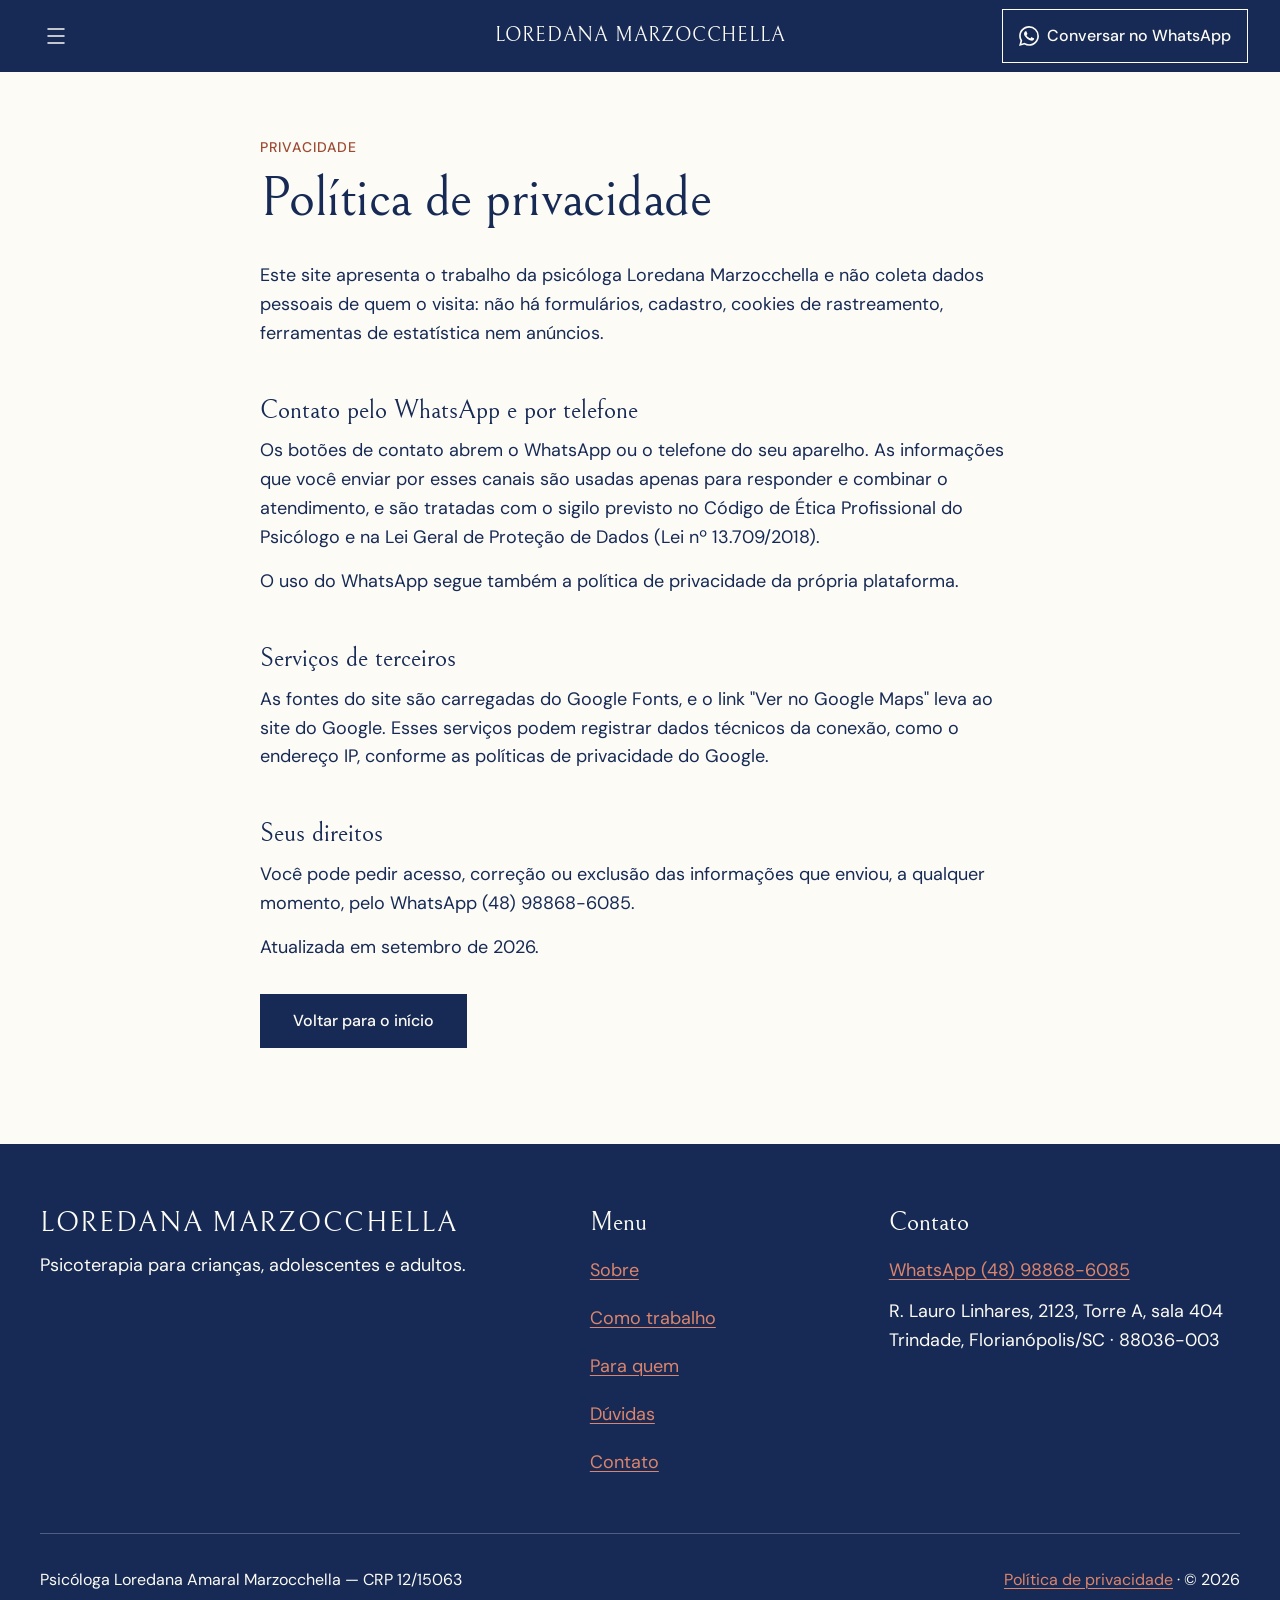
<file: politica-de-privacidade.html>
<!DOCTYPE html>
<html lang="pt-BR">
<head>
<meta charset="UTF-8">
<meta name="viewport" content="width=device-width, initial-scale=1">
<!-- PRÉ-VENDA: não remover até o Armin fechar a venda -->
<meta name="robots" content="noindex, nofollow">
<title>Política de privacidade | Psicóloga Loredana Marzocchella</title>
<meta name="description" content="Política de privacidade do site da psicóloga Loredana Marzocchella, em Florianópolis.">
<meta property="og:title" content="Psicóloga Loredana Marzocchella · Florianópolis · CRP 12/15063">
<meta property="og:description" content="Psicoterapia para crianças, adolescentes e adultos. Presencial na Trindade, em Florianópolis, e on-line.">
<meta property="og:type" content="website">
<meta property="og:locale" content="pt_BR">
<meta property="og:url" content="https://infomediamethods-sys.github.io/loredana-marzocchella-psicologa/politica-de-privacidade.html">
<meta property="og:image" content="https://infomediamethods-sys.github.io/loredana-marzocchella-psicologa/assets/img/og-loredana-marzocchella.jpg">
<meta property="og:image:width" content="1200">
<meta property="og:image:height" content="630">
<meta property="og:image:alt" content="Loredana Marzocchella, psicóloga na Trindade, Florianópolis, CRP 12/15063, sorrindo no consultório">
<meta name="twitter:card" content="summary_large_image">
<meta name="theme-color" content="#172A55">
<link rel="icon" href="data:image/svg+xml,%3Csvg xmlns='http://www.w3.org/2000/svg' viewBox='0 0 64 64'%3E%3Crect width='64' height='64' fill='%23172A55'/%3E%3Ctext x='32' y='43' font-family='Georgia,serif' font-size='30' text-anchor='middle' fill='%23FCFBF5'%3ELM%3C/text%3E%3C/svg%3E">
<link rel="preconnect" href="https://fonts.googleapis.com">
<link rel="preconnect" href="https://fonts.gstatic.com" crossorigin>
<link href="https://fonts.googleapis.com/css2?family=Bellefair&family=DM+Sans:opsz,wght@9..40,400;9..40,500&display=swap" rel="stylesheet">
<link rel="stylesheet" href="assets/css/base.css">
<link rel="stylesheet" href="assets/css/style.css">
</head>
<body>
<a class="pular-conteudo" href="index.html#conteudo">Pular para o conteúdo</a>

<header class="cabecalho fundo-escuro" data-header>
  <div class="cabecalho__barra">
    <button class="cabecalho__menu" type="button" data-abrir-menu aria-expanded="false" aria-controls="menu-celular">
      <svg aria-hidden="true" focusable="false" class="icone icone--menu" xmlns="http://www.w3.org/2000/svg" width="24" height="24" viewBox="0 0 24 24" fill="none" stroke="currentColor" stroke-width="1.5" stroke-linecap="round" stroke-linejoin="round" ><path d="M4 5h16" /><path d="M4 12h16" /><path d="M4 19h16" /></svg><span class="sr-only">Abrir menu</span>
    </button>
    <nav class="cabecalho__nav" aria-label="Principal">
      <ul role="list">
        <li><a href="index.html#sobre">Sobre</a></li>
        <li><a href="index.html#como-trabalho">Como trabalho</a></li>
        <li><a href="index.html#para-quem">Para quem</a></li>
        <li><a href="index.html#duvidas">Dúvidas</a></li>
      </ul>
    </nav>
    <a class="cabecalho__marca" href="index.html#conteudo" aria-label="Loredana Marzocchella, início">Loredana Marzocchella</a>
    <a class="botao botao--contorno cabecalho__cta" href="https://wa.me/5548988686085?text=Ol%C3%A1%2C%20Loredana!%20Vi%20seu%20site%20e%20gostaria%20de%20saber%20mais%20sobre%20o%20atendimento." target="_blank" rel="noopener">
      <svg class="icone icone--marca" width="20" height="20" fill="currentColor" aria-hidden="true" focusable="false" role="img" viewBox="0 0 24 24" xmlns="http://www.w3.org/2000/svg"><path d="M17.472 14.382c-.297-.149-1.758-.867-2.03-.967-.273-.099-.471-.148-.67.15-.197.297-.767.966-.94 1.164-.173.199-.347.223-.644.075-.297-.15-1.255-.463-2.39-1.475-.883-.788-1.48-1.761-1.653-2.059-.173-.297-.018-.458.13-.606.134-.133.298-.347.446-.52.149-.174.198-.298.298-.497.099-.198.05-.371-.025-.52-.075-.149-.669-1.612-.916-2.207-.242-.579-.487-.5-.669-.51-.173-.008-.371-.01-.57-.01-.198 0-.52.074-.792.372-.272.297-1.04 1.016-1.04 2.479 0 1.462 1.065 2.875 1.213 3.074.149.198 2.096 3.2 5.077 4.487.709.306 1.262.489 1.694.625.712.227 1.36.195 1.871.118.571-.085 1.758-.719 2.006-1.413.248-.694.248-1.289.173-1.413-.074-.124-.272-.198-.57-.347m-5.421 7.403h-.004a9.87 9.87 0 01-5.031-1.378l-.361-.214-3.741.982.998-3.648-.235-.374a9.86 9.86 0 01-1.51-5.26c.001-5.45 4.436-9.884 9.888-9.884 2.64 0 5.122 1.03 6.988 2.898a9.825 9.825 0 012.893 6.994c-.003 5.45-4.437 9.884-9.885 9.884m8.413-18.297A11.815 11.815 0 0012.05 0C5.495 0 .16 5.335.157 11.892c0 2.096.547 4.142 1.588 5.945L.057 24l6.305-1.654a11.882 11.882 0 005.683 1.448h.005c6.554 0 11.89-5.335 11.893-11.893a11.821 11.821 0 00-3.48-8.413Z"/></svg><span><span class="cabecalho__cta-extra">Conversar no </span>WhatsApp</span>
    </a>
  </div>
</header>
<nav class="menu-celular fundo-escuro" id="menu-celular" aria-hidden="true" aria-label="Menu">
  <button class="menu-celular__fechar" type="button" data-fechar-menu>
    <svg aria-hidden="true" focusable="false" class="icone icone--x" xmlns="http://www.w3.org/2000/svg" width="24" height="24" viewBox="0 0 24 24" fill="none" stroke="currentColor" stroke-width="1.5" stroke-linecap="round" stroke-linejoin="round" ><path d="M18 6 6 18" /><path d="m6 6 12 12" /></svg><span class="sr-only">Fechar menu</span>
  </button>
  <ul role="list">
    <li><a href="index.html#sobre">Sobre</a></li>
    <li><a href="index.html#como-trabalho">Como trabalho</a></li>
    <li><a href="index.html#para-quem">Para quem</a></li>
    <li><a href="index.html#duvidas">Dúvidas</a></li>
    <li><a href="index.html#contato">Contato</a></li>
  </ul>
  <a class="botao botao--claro" href="https://wa.me/5548988686085?text=Ol%C3%A1%2C%20Loredana!%20Vi%20seu%20site%20e%20gostaria%20de%20saber%20mais%20sobre%20o%20atendimento." target="_blank" rel="noopener">
    <svg class="icone icone--marca" width="20" height="20" fill="currentColor" aria-hidden="true" focusable="false" role="img" viewBox="0 0 24 24" xmlns="http://www.w3.org/2000/svg"><path d="M17.472 14.382c-.297-.149-1.758-.867-2.03-.967-.273-.099-.471-.148-.67.15-.197.297-.767.966-.94 1.164-.173.199-.347.223-.644.075-.297-.15-1.255-.463-2.39-1.475-.883-.788-1.48-1.761-1.653-2.059-.173-.297-.018-.458.13-.606.134-.133.298-.347.446-.52.149-.174.198-.298.298-.497.099-.198.05-.371-.025-.52-.075-.149-.669-1.612-.916-2.207-.242-.579-.487-.5-.669-.51-.173-.008-.371-.01-.57-.01-.198 0-.52.074-.792.372-.272.297-1.04 1.016-1.04 2.479 0 1.462 1.065 2.875 1.213 3.074.149.198 2.096 3.2 5.077 4.487.709.306 1.262.489 1.694.625.712.227 1.36.195 1.871.118.571-.085 1.758-.719 2.006-1.413.248-.694.248-1.289.173-1.413-.074-.124-.272-.198-.57-.347m-5.421 7.403h-.004a9.87 9.87 0 01-5.031-1.378l-.361-.214-3.741.982.998-3.648-.235-.374a9.86 9.86 0 01-1.51-5.26c.001-5.45 4.436-9.884 9.888-9.884 2.64 0 5.122 1.03 6.988 2.898a9.825 9.825 0 012.893 6.994c-.003 5.45-4.437 9.884-9.885 9.884m8.413-18.297A11.815 11.815 0 0012.05 0C5.495 0 .16 5.335.157 11.892c0 2.096.547 4.142 1.588 5.945L.057 24l6.305-1.654a11.882 11.882 0 005.683 1.448h.005c6.554 0 11.89-5.335 11.893-11.893a11.821 11.821 0 00-3.48-8.413Z"/></svg>Conversar no WhatsApp
  </a>
</nav>

<main id="conteudo">
  <section class="pagina" data-heroi>
    <div class="container--estreito">
      <p class="rotulo">Privacidade</p>
      <h1>Política de privacidade</h1>
      <p>Este site apresenta o trabalho da psicóloga Loredana Marzocchella e não coleta dados pessoais de quem o visita: não há formulários, cadastro, cookies de rastreamento, ferramentas de estatística nem anúncios.</p>
      <h2>Contato pelo WhatsApp e por telefone</h2>
      <p>Os botões de contato abrem o WhatsApp ou o telefone do seu aparelho. As informações que você enviar por esses canais são usadas apenas para responder e combinar o atendimento, e são tratadas com o sigilo previsto no Código de Ética Profissional do Psicólogo e na Lei Geral de Proteção de Dados (Lei nº 13.709/2018).</p>
      <p>O uso do WhatsApp segue também a política de privacidade da própria plataforma.</p>
      <h2>Serviços de terceiros</h2>
      <p>As fontes do site são carregadas do Google Fonts, e o link "Ver no Google Maps" leva ao site do Google. Esses serviços podem registrar dados técnicos da conexão, como o endereço IP, conforme as políticas de privacidade do Google.</p>
      <h2>Seus direitos</h2>
      <p>Você pode pedir acesso, correção ou exclusão das informações que enviou, a qualquer momento, pelo WhatsApp <span class="sem-quebra">(48) 98868-6085</span>.</p>
      <p>Atualizada em setembro de 2026.</p>
      <a class="botao" href="index.html">Voltar para o início</a>
    </div>
  </section>
</main>

<footer class="rodape fundo-escuro">
  <div class="container rodape__grade">
    <div>
      <p class="rodape__marca">Loredana Marzocchella</p>
      <p>Psicoterapia para crianças, adolescentes e adultos.</p>
    </div>
    <nav aria-label="Rodapé">
      <h2 class="rodape__titulo">Menu</h2>
      <ul role="list">
        <li><a href="index.html#sobre">Sobre</a></li>
        <li><a href="index.html#como-trabalho">Como trabalho</a></li>
        <li><a href="index.html#para-quem">Para quem</a></li>
        <li><a href="index.html#duvidas">Dúvidas</a></li>
        <li><a href="index.html#contato">Contato</a></li>
      </ul>
    </nav>
    <div>
      <h2 class="rodape__titulo">Contato</h2>
      <ul role="list">
        <li><a href="https://wa.me/5548988686085?text=Ol%C3%A1%2C%20Loredana!%20Vi%20seu%20site%20e%20gostaria%20de%20saber%20mais%20sobre%20o%20atendimento." target="_blank" rel="noopener">WhatsApp (48) 98868-6085</a></li>
        <li>R. Lauro Linhares, 2123, Torre A, <span class="sem-quebra">sala 404</span><br>Trindade, Florianópolis/SC · <span class="sem-quebra">88036-003</span></li>
      </ul>
    </div>
  </div>
  <div class="container rodape__final">
    <p>Psicóloga Loredana Amaral Marzocchella <span class="rotulo__sep">— </span><span class="crp">CRP 12/15063</span></p>
    <p><a href="politica-de-privacidade.html">Política de privacidade</a> · © 2026</p>
  </div>
</footer>

<a class="whatsapp-fixo" href="https://wa.me/5548988686085?text=Ol%C3%A1%2C%20Loredana!%20Vi%20seu%20site%20e%20gostaria%20de%20saber%20mais%20sobre%20o%20atendimento." target="_blank" rel="noopener"><svg class="icone icone--marca" width="20" height="20" fill="currentColor" aria-hidden="true" focusable="false" role="img" viewBox="0 0 24 24" xmlns="http://www.w3.org/2000/svg"><path d="M17.472 14.382c-.297-.149-1.758-.867-2.03-.967-.273-.099-.471-.148-.67.15-.197.297-.767.966-.94 1.164-.173.199-.347.223-.644.075-.297-.15-1.255-.463-2.39-1.475-.883-.788-1.48-1.761-1.653-2.059-.173-.297-.018-.458.13-.606.134-.133.298-.347.446-.52.149-.174.198-.298.298-.497.099-.198.05-.371-.025-.52-.075-.149-.669-1.612-.916-2.207-.242-.579-.487-.5-.669-.51-.173-.008-.371-.01-.57-.01-.198 0-.52.074-.792.372-.272.297-1.04 1.016-1.04 2.479 0 1.462 1.065 2.875 1.213 3.074.149.198 2.096 3.2 5.077 4.487.709.306 1.262.489 1.694.625.712.227 1.36.195 1.871.118.571-.085 1.758-.719 2.006-1.413.248-.694.248-1.289.173-1.413-.074-.124-.272-.198-.57-.347m-5.421 7.403h-.004a9.87 9.87 0 01-5.031-1.378l-.361-.214-3.741.982.998-3.648-.235-.374a9.86 9.86 0 01-1.51-5.26c.001-5.45 4.436-9.884 9.888-9.884 2.64 0 5.122 1.03 6.988 2.898a9.825 9.825 0 012.893 6.994c-.003 5.45-4.437 9.884-9.885 9.884m8.413-18.297A11.815 11.815 0 0012.05 0C5.495 0 .16 5.335.157 11.892c0 2.096.547 4.142 1.588 5.945L.057 24l6.305-1.654a11.882 11.882 0 005.683 1.448h.005c6.554 0 11.89-5.335 11.893-11.893a11.821 11.821 0 00-3.48-8.413Z"/></svg> Conversar no WhatsApp</a>
<script src="assets/js/main.js" defer></script>
</body>
</html>
</file>
<file: assets/css/base.css>
/* base.css — regras fixas da agência. NÃO EDITAR por projeto.
   Tokens de cor, fonte, raio e sombra do cliente ficam em style.css.
   Escala e regras descritas em specs/design.md §0. */

:root {
  /* Espaçamento: escala fechada. Nenhum margin/padding/gap fora daqui. */
  --space-1: 0.25rem;  /*   4px */
  --space-2: 0.5rem;   /*   8px */
  --space-3: 0.75rem;  /*  12px */
  --space-4: 1rem;     /*  16px */
  --space-5: 1.5rem;   /*  24px */
  --space-6: 2rem;     /*  32px */
  --space-7: 3rem;     /*  48px */
  --space-8: 4rem;     /*  64px */
  --space-9: 6rem;     /*  96px */
  --space-10: 8rem;    /* 128px */

  --section-y: var(--space-8);          /* celular e tablet: 64px */
  --gutter: var(--space-5);             /* 24px */
  --container: 1200px;
  --container-narrow: 760px;

  /* Ícones: só estes dois tamanhos (+ círculo de card) */
  --icone-linha: 20px;
  --icone-card: 24px;
  --icone-circulo: 48px;

  --toque-min: 44px;
  --header-h: 72px;

  --ease-out: cubic-bezier(0.22, 1, 0.36, 1);
  --dur-fast: 0.14s;
  --dur-base: 0.24s;
  --dur-slow: 0.42s;
}
@media (min-width: 900px) {
  :root { --section-y: var(--space-9); --gutter: var(--space-6); }  /* 96px / 32px */
}
@media (max-width: 399px) {
  :root { --gutter: 1.25rem; }  /* 20px: única exceção à escala, só na borda da tela */
}

/* Reset enxuto */
*, *::before, *::after { box-sizing: border-box; }
html { -webkit-text-size-adjust: 100%; overflow-x: clip; scroll-behavior: smooth; }
body { margin: 0; overflow-x: clip; min-height: 100vh; text-rendering: optimizeLegibility; -webkit-font-smoothing: antialiased; }
h1, h2, h3, h4, p, figure, blockquote, ul, ol, dl { margin: 0; }
ul[role="list"], ol[role="list"] { list-style: none; padding: 0; }
img, picture, svg, video { display: block; max-width: 100%; }
img { height: auto; }
input, button, textarea, select { font: inherit; color: inherit; }
button { cursor: pointer; }
a { color: inherit; }
[hidden] { display: none !important; }
:target, [id] { scroll-margin-top: calc(var(--header-h) + var(--space-4)); }

/* Estrutura */
.container { width: min(100% - 2 * var(--gutter), var(--container)); margin-inline: auto; }
.container--estreito { width: min(100% - 2 * var(--gutter), var(--container-narrow)); margin-inline: auto; }
.secao { padding-block: var(--section-y); }

/* Imagens: sempre cobrem o espaço reservado, sem distorcer */
.midia { position: relative; overflow: hidden; }
.midia > img, .midia > picture, .midia > picture > img { width: 100%; height: 100%; object-fit: cover; }
.proporcao-heroi   { aspect-ratio: 4 / 5; }
.proporcao-card    { aspect-ratio: 4 / 3; }
.proporcao-retrato { aspect-ratio: 4 / 5; }
.proporcao-avatar  { aspect-ratio: 1 / 1; border-radius: 50%; }
@media (min-width: 900px) { .proporcao-heroi { aspect-ratio: 3 / 2; } }

/* Ícones (gerados por ~/agencia/scripts/icone.mjs) */
.icone { width: var(--icone-card); height: var(--icone-card); flex-shrink: 0; }
.icone--linha, .botao .icone, p .icone, li .icone { width: var(--icone-linha); height: var(--icone-linha); }
.icone-circulo {
  display: inline-grid; place-items: center;
  width: var(--icone-circulo); height: var(--icone-circulo); border-radius: 50%;
}

/* Acessibilidade */
.pular-conteudo {
  position: absolute; left: var(--space-4); top: calc(-1 * var(--space-9)); z-index: 1000;
  padding: var(--space-3) var(--space-4); background: #fff; color: #000; border-radius: var(--space-2);
}
.pular-conteudo:focus { top: var(--space-3); }
:focus-visible { outline: 3px solid var(--focus-ring, currentColor); outline-offset: 2px; }
.sr-only {
  position: absolute !important; width: 1px; height: 1px; padding: 0; margin: -1px;
  overflow: hidden; clip: rect(0 0 0 0); white-space: nowrap; border: 0;
}
a, button, [role="button"], input, select, textarea, summary { min-height: var(--toque-min); }
p a, li a { min-height: 0; }

/* Menu de celular: fechado = fora da tela E fora do teclado (lição: menu fechado recebia foco) */
.menu-celular { visibility: hidden; pointer-events: none; }
.menu-celular[data-aberto="true"] { visibility: visible; pointer-events: auto; }
body[data-menu="true"] { overflow: hidden; }

/* Entrada de seção (main.js adiciona .visivel). Sem JS, tudo aparece. */
.js .revelar { opacity: 0; transform: translateY(16px); transition: opacity var(--dur-slow) var(--ease-out), transform var(--dur-slow) var(--ease-out); }
.js .revelar.visivel { opacity: 1; transform: none; }

/* Botão fixo de WhatsApp no celular: aparece em TODAS as páginas depois de rolar (lição: só funcionava na home) */
.whatsapp-fixo {
  position: fixed; left: var(--gutter); right: var(--gutter); bottom: var(--space-4); z-index: 90;
  display: flex; align-items: center; justify-content: center; gap: var(--space-2);
  min-height: 56px; border-radius: 999px; text-decoration: none;
  transform: translateY(calc(100% + var(--space-6))); transition: transform var(--dur-base) var(--ease-out);
}
.whatsapp-fixo[data-visivel="true"] { transform: none; }
@media (min-width: 900px) { .whatsapp-fixo { display: none; } }
/* Reserva o espaço do botão fixo no fim da página, senão ele cobre o último conteúdo (lição: Loredana) */
@media (max-width: 899px) { body:has(.whatsapp-fixo) { padding-bottom: calc(56px + var(--space-6)); } }

/* Caixa de foto real que falta (specs/design.md §0). Nunca pode sobrar sem registro em revisao/pendencias.md. */
.foto-pendente {
  display: grid; place-content: center; gap: var(--space-3);
  width: 100%; max-width: 100%; height: 100%; padding: var(--space-6); text-align: center;
  background: #f4f2f0; border: 2px dashed #b9b2aa; border-radius: inherit; color: #625c55;
}
.foto-pendente .icone { margin-inline: auto; opacity: .55; }
.foto-pendente__titulo { font-weight: 600; line-height: 1.45; color: #231f20; max-width: 34ch; margin-inline: auto; overflow-wrap: anywhere; }
.foto-pendente__meta { font-size: 0.875rem; }

/* Movimento reduzido: desliga tudo */
@media (prefers-reduced-motion: reduce) {
  html { scroll-behavior: auto; }
  *, *::before, *::after { animation: none !important; transition: none !important; }
  .js .revelar { opacity: 1; transform: none; }
}
</file>
<file: assets/css/style.css>
/* style.css — tokens e componentes do cliente, a partir de specs/design.md §1–§10.
   Espaçamento SEMPRE com var(--space-N) de base.css. */
:root {
  --brand: #172A55;
  --surface-1: #FCFBF5;
  --surface-2: #D0EBEB;
  --surface-3: #98C3CE;
  --surface-band: #446F99;
  --accent: #DC856C;
  --accent-texto: #9E4A33;
  --border: rgba(23, 42, 85, 0.25);
  --raio-botao: 0; /* um raio só para todos os botões, inclusive o fixo (specs/design.md §6) */
  --texto: var(--brand);
  --focus-ring: var(--brand);

  --fonte-titulo: 'Bellefair', Georgia, 'Times New Roman', serif;
  --fonte-texto: 'DM Sans', system-ui, -apple-system, 'Segoe UI', sans-serif;

  --fs-h1: clamp(2.75rem, 1.9rem + 3.4vw, 4.25rem);
  --fs-h2: clamp(2.25rem, 1.7rem + 2.3vw, 3.5rem);
  --fs-h3: clamp(1.75rem, 1.4rem + 1.5vw, 2.5rem);
  --fs-h4: clamp(1.375rem, 1.2rem + 0.6vw, 1.625rem);
  --fs-lead: clamp(1.1875rem, 1.1rem + 0.3vw, 1.3125rem);
  --fs-corpo: clamp(1.0625rem, 1.03rem + 0.15vw, 1.125rem);
  --fs-pequeno: 1rem;
  --fs-rotulo: 0.875rem;
}

.fundo-escuro { --focus-ring: var(--surface-1); }

/* Base */
main { background: var(--surface-1); }
body {
  background: var(--brand); /* o padding-bottom do base.css (espaço do botão fixo) continua o rodapé */
  color: var(--texto);
  font-family: var(--fonte-texto);
  font-size: var(--fs-corpo);
  line-height: 1.6;
}
h1, h2, h3, .h4, .frase__texto, .cabecalho__marca, .rodape__marca, .rodape__titulo {
  font-family: var(--fonte-titulo);
  font-weight: 400;
  text-wrap: balance;
}
h1 { font-size: var(--fs-h1); line-height: 1.05; letter-spacing: -0.01em; }
h2 { font-size: var(--fs-h2); line-height: 1.1; }
h3 { font-size: var(--fs-h3); line-height: 1.15; }
.h4 { font-size: var(--fs-h4); line-height: 1.2; }
p { text-wrap: pretty; }
.lead { font-size: var(--fs-lead); line-height: 1.5; }
.rotulo {
  font-size: var(--fs-rotulo); font-weight: 500; letter-spacing: 0.08em; text-transform: uppercase;
  color: var(--accent-texto);
}
.rotulo + h1, .rotulo + h2, .rotulo + h3 { margin-top: var(--space-3); }
.sem-quebra, .crp { white-space: nowrap; }
.heroi .rotulo .crp { display: block; }
.heroi .rotulo .rotulo__sep { display: none; }
@media (max-width: 599px) {
  .rotulo__sep { display: none; }
  .crp { display: block; }
}

.link, p a, li a { text-decoration-thickness: 1px; text-underline-offset: 3px; }
.link { display: inline-flex; align-items: center; }

/* Botões */
.botao {
  display: inline-flex; align-items: center; justify-content: center; gap: var(--space-2);
  min-height: 48px; padding: var(--space-4) var(--space-6);
  background: var(--brand); color: var(--surface-1);
  border: 1px solid var(--brand); border-radius: var(--raio-botao);
  font-family: var(--fonte-texto); font-size: 1rem; font-weight: 500; line-height: 1.25;
  text-decoration: none; text-align: center;
  transition: background-color 0.2s var(--ease-out), color 0.2s var(--ease-out), border-color 0.2s var(--ease-out);
}
.botao:hover { background: var(--accent); border-color: var(--accent); color: var(--brand); }
.botao--contorno { background: transparent; color: var(--surface-1); border-color: var(--surface-1); }
.botao--contorno:hover { background: var(--surface-1); border-color: var(--surface-1); color: var(--brand); }
.botao--claro { background: var(--surface-1); color: var(--brand); border-color: var(--surface-1); }
.botao--claro:hover { background: var(--accent); border-color: var(--accent); }

/* Cabeçalho: até 899px nome + menu; 900–1359px menu + nome + botão; 1360px+ links + nome + botão */
.cabecalho { background: var(--brand); color: var(--surface-1); position: relative; z-index: 50; }
.cabecalho__barra {
  display: flex; align-items: center; justify-content: space-between; gap: var(--space-4);
  min-height: 72px; padding-inline: var(--gutter);
}
.cabecalho__nav, .cabecalho__cta { display: none; }
.cabecalho__cta { white-space: nowrap; }
.cabecalho__marca {
  display: inline-flex; align-items: center;
  font-size: 1.125rem; letter-spacing: 0.04em; text-transform: uppercase; text-decoration: none; line-height: 1.1;
  white-space: nowrap;
}
.cabecalho__menu {
  order: 2; display: inline-grid; place-items: center; width: 48px; height: 48px; flex-shrink: 0;
  background: none; border: 0; color: inherit; padding: 0;
}
@media (max-width: 399px) {
  .cabecalho__marca { white-space: normal; min-width: 0; }
}
/* Celular e tablet: sem menu de três tracinhos; botão de WhatsApp no cabeçalho (regra do Armin, 06/10/2026) */
.cabecalho__cta-extra { display: none; }
@media (max-width: 899px) {
  .cabecalho__menu { display: none; }
  .cabecalho__marca { white-space: normal; min-width: 0; }
  .cabecalho__cta { display: inline-flex; flex-shrink: 0; padding-inline: var(--space-4); }
}
@media (min-width: 900px) { .cabecalho__cta-extra { display: inline; } }
@media (min-width: 900px) {
  .cabecalho__barra { display: grid; grid-template-columns: 1fr auto 1fr; }
  .cabecalho__menu { order: 0; justify-self: start; }
  .cabecalho__marca { font-size: 1.25rem; }
  .cabecalho__cta { display: inline-flex; justify-self: end; padding-inline: var(--space-4); }
}
@media (min-width: 900px) and (max-width: 1023px) {
  .cabecalho__marca { font-size: 1.125rem; }
}
@media (min-width: 1360px) {
  .cabecalho__menu { display: none; }
  .cabecalho__nav { display: block; }
  .cabecalho__nav ul { display: flex; gap: var(--space-4); white-space: nowrap; list-style: none; margin: 0; padding: 0; }
  .cabecalho__nav a { display: inline-flex; align-items: center; min-height: var(--toque-min); font-size: 1rem; text-decoration: none; }
  .cabecalho__nav a:hover { text-decoration: underline; text-underline-offset: 6px; text-decoration-thickness: 1px; }
  .cabecalho__marca { font-size: 1.5rem; }
}
@media (min-width: 1440px) {
  .cabecalho__marca { font-size: 1.75rem; }
  .cabecalho__cta { padding-inline: var(--space-5); }
}

/* Menu lateral (celular e tablet) */
.menu-celular {
  position: fixed; inset: 0 0 0 auto; z-index: 100; width: min(100%, 360px);
  display: flex; flex-direction: column; gap: var(--space-6);
  padding: var(--space-4) var(--space-6) var(--space-7);
  background: var(--brand); color: var(--surface-1);
  transform: translateX(100%); transition: transform var(--dur-base) var(--ease-out), visibility 0s linear var(--dur-base);
}
.menu-celular[data-aberto="true"] { transform: none; transition: transform var(--dur-base) var(--ease-out); }
.menu-celular__fechar {
  align-self: flex-end; display: inline-grid; place-items: center; width: 48px; height: 48px;
  background: none; border: 0; color: inherit; padding: 0;
}
.menu-celular ul { display: grid; gap: var(--space-2); list-style: none; margin: 0; padding: 0; }
.menu-celular li a {
  display: flex; align-items: center; min-height: 48px;
  font-family: var(--fonte-titulo); font-size: 1.75rem; text-decoration: none;
}
@media (min-width: 1360px) { .menu-celular { display: none; } }

/* Herói */
.heroi { display: grid; background: var(--surface-1); }
.heroi__texto { padding: var(--space-8) var(--gutter) var(--space-7); }
.heroi .lead { margin-top: var(--space-4); max-width: 34ch; }
.heroi .botao { margin-top: var(--space-6); }
@media (max-width: 599px) {
  .heroi .botao { width: 100%; }
}
@media (min-width: 600px) and (max-width: 899px) {
  .heroi__midia { aspect-ratio: auto; width: 100%; height: 640px; }
  .sobre__retrato, .publico__cards { max-width: 560px; margin-inline: auto; }
}
/* Celular e tablet: a folha vira fundo do herói, sem quadro separado. Texto no alto, faixa da folha embaixo do botão. */
@media (max-width: 899px) {
  .heroi { position: relative; isolation: isolate; }
  .heroi__midia { position: absolute; inset: 0; z-index: -1; aspect-ratio: auto; width: auto; height: auto; }
  .heroi__midia picture { display: block; height: 100%; }
  .heroi__midia img { object-position: 15% 100%; }
  .heroi__midia::after {
    content: ""; position: absolute; inset: 0;
    background: linear-gradient(to bottom, var(--surface-1) 0%, rgba(252, 251, 245, 0.94) calc(100% - 210px), rgba(252, 251, 245, 0) calc(100% - 16px));
  }
  .heroi__texto { padding-bottom: calc(var(--space-9) + var(--space-6)); } /* faixa da folha embaixo do botão */
}
@media (min-width: 900px) {
  .heroi { grid-template-columns: 1fr 1fr; align-items: center; }
  .heroi__texto {
    padding-block: var(--space-9);
    padding-inline-start: max(var(--gutter), calc((100vw - var(--container)) / 2));
    padding-inline-end: var(--space-8);
  }
  .heroi .botao { min-width: 240px; }
  .heroi__midia { align-self: stretch; aspect-ratio: auto; min-height: 100%; }
}

/* Faixa de acolhimento */
.faixa { background: var(--surface-band); color: var(--surface-1); text-align: center; }
.faixa .lead { margin-top: var(--space-4); }

/* Sobre */
.sobre__grade { display: grid; }
.sobre__retrato { width: 100%; }
.sobre__retrato img { object-position: 45% 30%; }
.sobre__card {
  position: relative; z-index: 1;
  margin: calc(-1 * var(--space-7)) var(--space-4) 0;
  padding: var(--space-6) var(--space-5);
  background: var(--surface-2);
}
.sobre__card h2 { margin-bottom: var(--space-4); }
.sobre__card p + p { margin-top: var(--space-4); }
.sobre__card .sobre__registro { font-weight: 500; padding-top: var(--space-4); border-top: 1px solid var(--border); margin-top: var(--space-5); }
@media (min-width: 900px) {
  .sobre__grade { grid-template-columns: repeat(12, 1fr); align-items: start; }
  .sobre__retrato { grid-column: 1 / span 5; grid-row: 1; }
  .sobre__card {
    grid-column: 5 / span 8; grid-row: 1;
    margin: var(--space-8) 0 0;
    padding: var(--space-8);
  }
}
@media (min-width: 900px) and (max-width: 1199px) {
  .sobre__retrato { grid-column: 1 / span 6; }
  .sobre__card { grid-column: 6 / span 7; padding: var(--space-7); }
}
@media (min-width: 600px) and (max-width: 899px) {
  .sobre__card { max-width: calc(560px - 2 * var(--space-4)); margin-inline: auto; }
}

/* Como trabalho */
.trabalho { background: var(--accent); }
.trabalho__grade { display: grid; }
.trabalho__card { background: var(--surface-1); padding: var(--space-6) var(--space-5); }
.trabalho__apoio { margin-top: var(--space-4); max-width: 60ch; }
.trabalho__itens { display: grid; gap: var(--space-7); margin-top: var(--space-6); }
.item .icone-circulo { background: var(--surface-2); color: var(--brand); }
.icone-circulo .icone { width: var(--icone-card); height: var(--icone-card); }
.item h3 { margin-top: var(--space-4); }
.item p { margin-top: var(--space-2); font-size: var(--fs-pequeno); }
.item p, .card__corpo p { max-width: 60ch; }
.trabalho__midia { display: none; }
@media (min-width: 900px) {
  .trabalho__grade { grid-template-columns: 2fr 1fr; }
  .trabalho__card { padding: var(--space-8); }
  .trabalho__itens { grid-template-columns: 1fr 1fr; column-gap: var(--space-7); row-gap: var(--space-8); margin-top: var(--space-7); }
  .trabalho__midia { display: block; height: 100%; }
}

/* Para quem */
.publico { background: var(--surface-2); }
.publico__topo { text-align: center; }
.publico__cards { display: grid; gap: var(--space-5); margin-top: var(--space-6); }
.card { background: var(--surface-1); display: flex; flex-direction: column; }
.card__midia img { transition: transform 0.3s var(--ease-out); }
.card:hover .card__midia img { transform: scale(1.03); }
.card__corpo { padding: var(--space-5); }
.card__corpo h3 { margin-top: var(--space-2); }
.card__corpo p:last-child { margin-top: var(--space-2); font-size: var(--fs-pequeno); }
.publico__acao { margin-top: var(--space-7); text-align: center; }
@media (max-width: 599px) { .publico__acao .botao { width: 100%; } }
@media (min-width: 900px) {
  .publico__cards { grid-template-columns: repeat(3, 1fr); margin-top: var(--space-7); }
  .card__corpo { padding: var(--space-6); }
}

/* Dúvidas */
.duvidas__grade { display: grid; }
.duvidas__midia { display: none; }
.duvidas__card { background: var(--surface-2); padding: var(--space-6) var(--space-5); }
.acordeao { margin-top: var(--space-6); border-top: 1px solid var(--border); }
.acordeao details { border-bottom: 1px solid var(--border); }
.acordeao summary {
  display: flex; align-items: center; justify-content: space-between; gap: var(--space-4);
  padding-block: var(--space-4); cursor: pointer; list-style: none;
  font-size: 1.125rem; font-weight: 500; line-height: 1.4;
}
.acordeao summary::-webkit-details-marker { display: none; }
.acordeao summary .icone { width: var(--icone-linha); height: var(--icone-linha); color: var(--accent-texto); transition: transform var(--dur-base) var(--ease-out); }
.acordeao details[open] summary .icone { transform: rotate(180deg); }
.acordeao details p { padding-bottom: var(--space-5); max-width: 62ch; }
@media (min-width: 900px) {
  .duvidas__grade { grid-template-columns: repeat(12, 1fr); align-items: start; }
  .duvidas__midia { display: block; grid-column: 1 / span 5; grid-row: 1; aspect-ratio: 4 / 5; }
  .duvidas__card { grid-column: 5 / span 8; grid-row: 1; margin-top: var(--space-8); padding: var(--space-8); position: relative; z-index: 1; }
  .acordeao { margin-top: var(--space-7); }
}

/* Frase */
.frase { background: var(--surface-3); text-align: center; }
.frase__texto { font-size: var(--fs-h2); line-height: 1.15; }

/* Contato */
.contato { background: var(--surface-2); text-align: center; }
.contato .lead { margin-top: var(--space-4); }
.contato .botao { margin-top: var(--space-6); }
.contato__lista {
  display: grid; gap: var(--space-2); justify-items: center; width: fit-content;
  margin: var(--space-7) auto var(--space-4); padding: 0; list-style: none;
}
.contato__lista li { display: block; text-align: center; }
.contato__lista li .icone { display: inline-block; vertical-align: -0.2em; margin-inline-end: var(--space-2); }
.contato__lista a { display: inline-block; padding-block: var(--space-3); }
@media (max-width: 599px) { .contato .botao { width: 100%; } }

/* Rodapé */
.rodape { background: var(--brand); color: var(--surface-1); padding-block: var(--space-8); }
.rodape__grade { display: grid; gap: var(--space-7); }
.rodape__marca { font-size: 1.75rem; letter-spacing: 0.06em; text-transform: uppercase; line-height: 1.1; margin-bottom: var(--space-3); }
.rodape__titulo { font-size: 1.625rem; margin-bottom: var(--space-3); }
.rodape ul { display: grid; gap: var(--space-1); list-style: none; margin: 0; padding: 0; }
.rodape a { color: var(--accent); display: inline-flex; align-items: center; min-height: var(--toque-min); }
.rodape__final {
  display: grid; gap: var(--space-2);
  margin-top: var(--space-7); padding-top: var(--space-5); border-top: 1px solid rgba(252, 251, 245, 0.25);
  font-size: var(--fs-pequeno);
}
@media (min-width: 900px) {
  .rodape__grade { grid-template-columns: 2fr 1fr 1.4fr; }
  .rodape__final { display: flex; justify-content: space-between; align-items: center; }
}

/* Botão fixo de WhatsApp (celular) */
.whatsapp-fixo .icone, .link .icone { width: var(--icone-linha); height: var(--icone-linha); }
.whatsapp-fixo {
  background: var(--brand); color: var(--surface-1);
  min-height: 48px; padding: var(--space-4) var(--space-6);
  font-family: var(--fonte-texto); font-size: 1rem; font-weight: 500; line-height: 1.25;
  border: 1px solid var(--surface-1); border-radius: var(--raio-botao);
}

/* Páginas internas (privacidade, 404) */
.pagina { padding-block: var(--space-8) var(--space-9); }
.pagina h1 { font-size: var(--fs-h2); margin-bottom: var(--space-6); }
.pagina h2 { font-size: var(--fs-h4); margin: var(--space-7) 0 var(--space-3); }
.pagina p + p { margin-top: var(--space-4); }
.pagina .botao { margin-top: var(--space-6); }
.pagina__acoes { display: flex; flex-wrap: wrap; align-items: center; gap: var(--space-4) var(--space-5); margin-top: var(--space-6); }
.pagina__acoes .botao { margin-top: 0; }
.pagina__acoes .link { gap: var(--space-2); }

/* Celular estreito: menos padding lateral em TODOS os botões. Fica no fim para vencer as regras base. */
@media (max-width: 399px) {
  .botao, .whatsapp-fixo { padding-inline: var(--space-4); }
}
</file>
